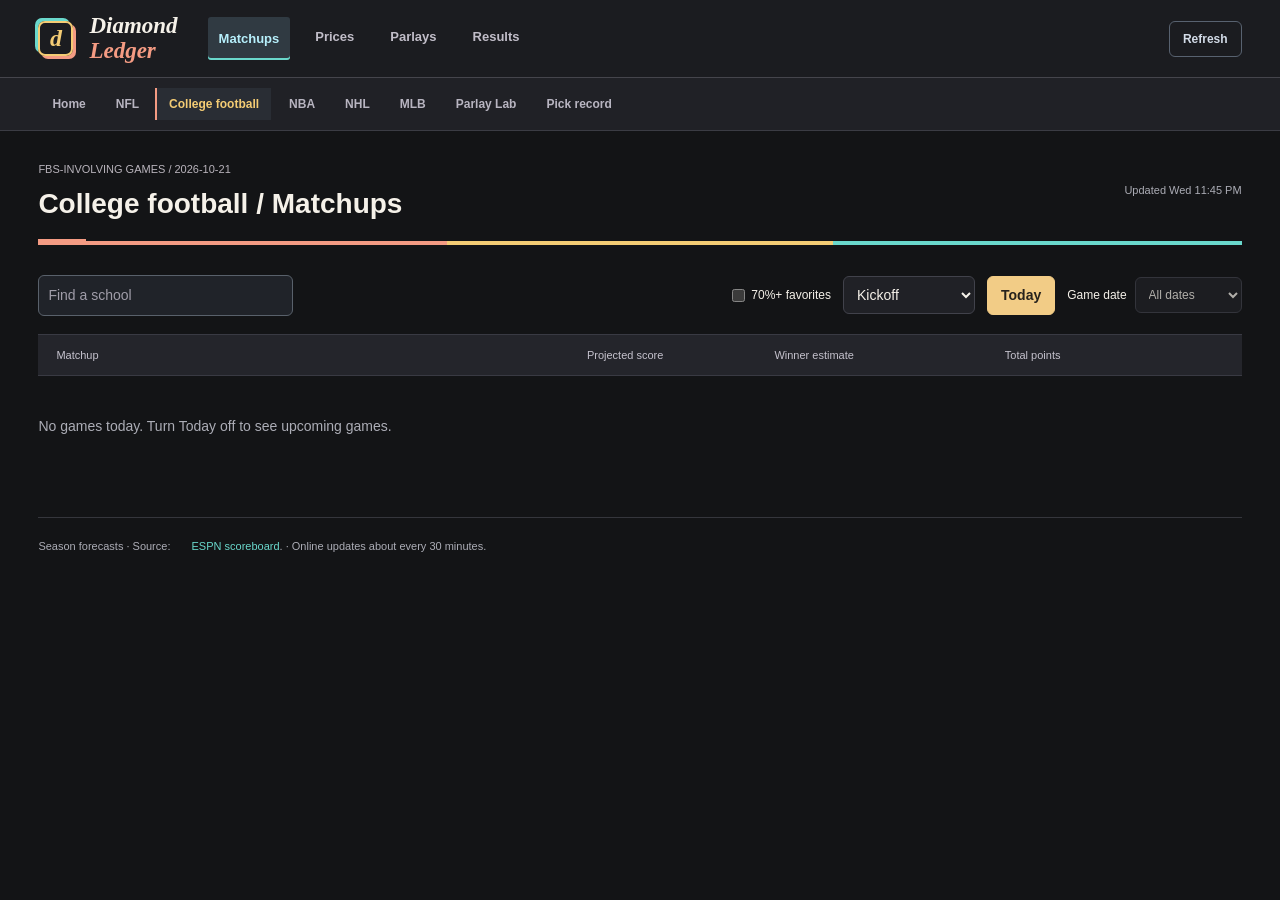
<file: preview/football.html>
<!doctype html><html lang="en"><head><meta charset="utf-8"><meta name="viewport" content="width=device-width,initial-scale=1"><title>Diamond Ledger | College Football</title><link rel="stylesheet" href="desk.css?v=20260927-1"><link rel="stylesheet" href="gameday.css?v=20260927-1"><link rel="manifest" href="ledger.webmanifest"><link rel="icon" href="ledger-icon.svg" type="image/svg+xml"><meta name="theme-color" content="#1b1c20"><link rel="stylesheet" href="pick-record.css"><link rel="stylesheet" href="shared-mode.css"><script src="shared-mode.js"></script></head><body data-sport="cfb">
<header class="mast"><a class="brand" href="football.html"><span class="diamond"></span>DIAMOND <b>LEDGER</b></a><nav aria-label="Football navigation"><button id="show-games" class="active">Matchups</button><button id="show-evidence">Results</button></nav><button class="refresh" id="refresh-football">&#8635; Update football</button></header>
<div class="sport-nav" aria-label="Sport"><a class="active" href="football.html">College football</a><a href="nfl.html">NFL</a><a class="lab-link" href="parlays.html">Parlay Lab &#8599;</a></div>
<main><div class="page-heading"><div><div class="eyebrow" id="football-date">COLLEGE FOOTBALL / FBS-INVOLVING GAMES</div><h1>Saturday's game desk</h1></div><div class="freshness"><span id="football-updated"></span></div></div><div id="notice" role="status"></div>
<section id="football-slate"><div class="toolbar"><input type="search" id="football-search" placeholder="Find a school" aria-label="Find a school"><label><input id="football-favorites" type="checkbox"> 70%+ favorites</label><select id="football-sort" aria-label="Sort football games"><option value="time">Kickoff</option><option value="probability">Win probability</option><option value="total">Projected total</option></select></div><div class="slate-labels"><span>Matchup</span><span>Projected score</span><span>Winner estimate</span><span>Total points</span><span></span></div><div id="football-games"></div></section>
<section id="football-evidence" hidden></section><footer>Season forecasts · Source: <a href="https://www.espn.com/college-football/scoreboard" target="_blank" rel="noreferrer">ESPN scoreboard</a>.</footer></main>
<dialog id="football-room"><header class="room-top"><button id="close-football" class="icon" aria-label="Close matchup">&#10005;</button><h2 id="football-title"></h2></header><div id="football-detail"></div></dialog>
<script src="price-store.js?v=20260927-1"></script><script src="prices-ui.js?v=20260927-1"></script><script src="engine-markets.js?v=20260927-1"></script><script src="football-markets.js?v=20260927-1"></script><link rel="stylesheet" href="team-stats.css?v=20261019-3"><script src="team-stats.js?v=20261019-1"></script><script src="pick-record.js"></script><script src="football.js?v=20261019-3"></script><script src="football-pricing.js?v=20261019-2"></script><script src="parlay-panel.js?v=20261006-1"></script><script src="navigation.js?v=20261019-2"></script><link rel="stylesheet" href="ledger-theme.css?v=20261016-4"><script src="ledger-brand.js?v=20261013-3"></script><link rel="stylesheet" href="usage-analytics.css"><script src="usage-analytics.js"></script></body></html>
</file>
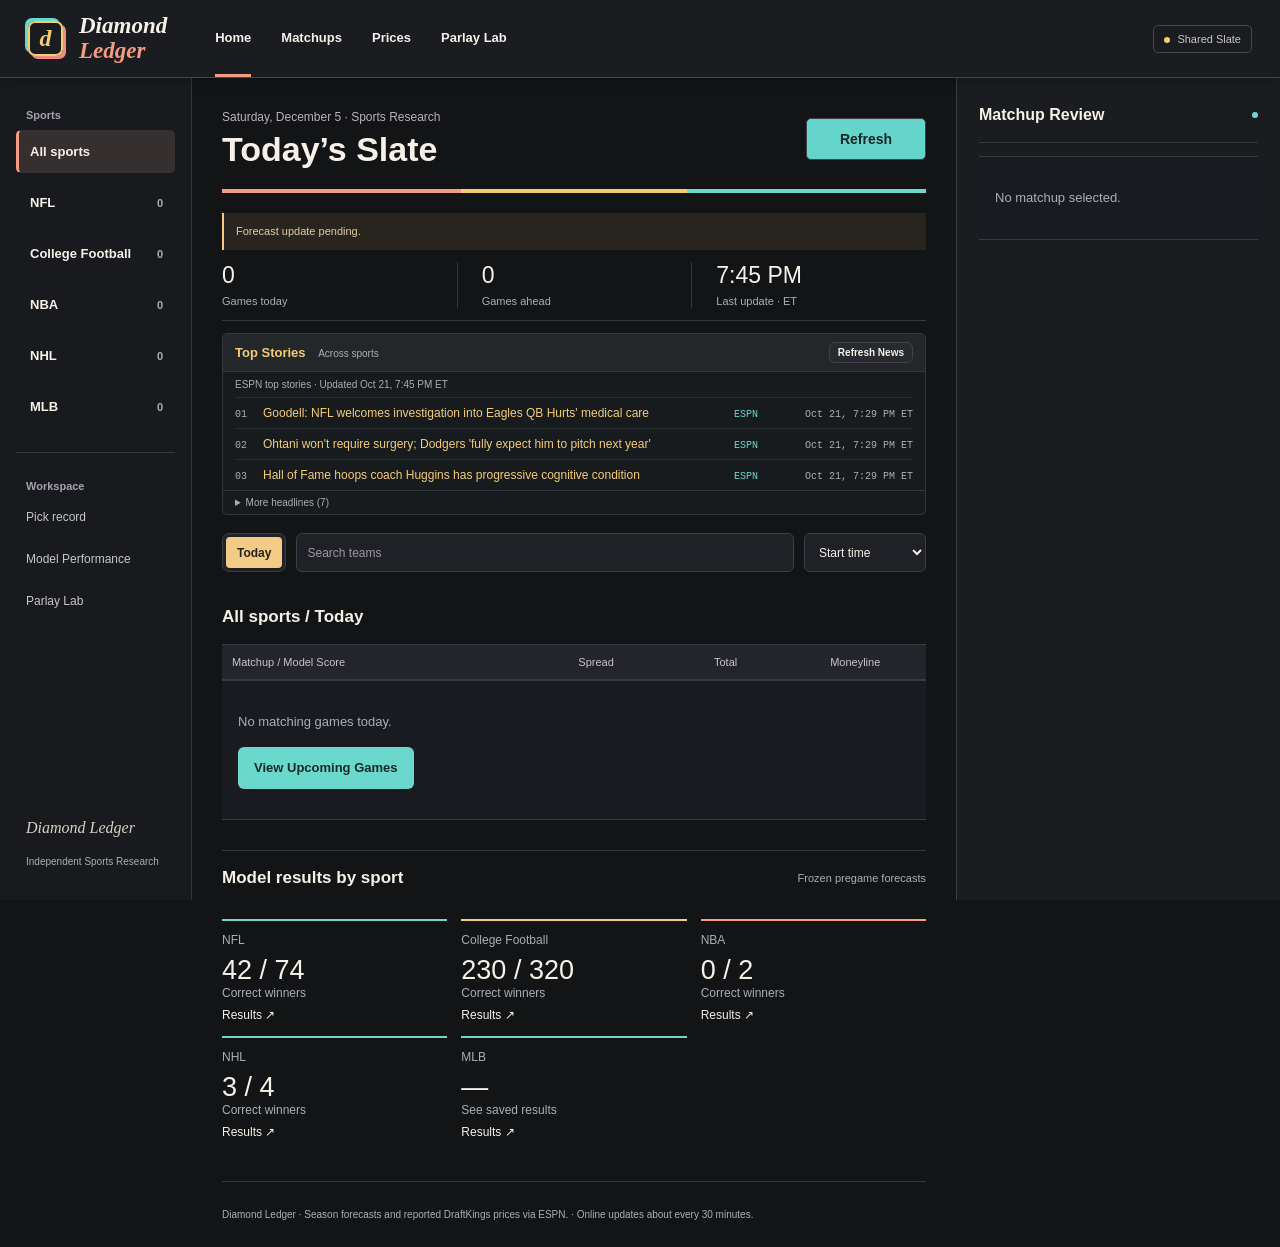
<file: preview/home.html>
<!doctype html>
<html lang="en"><head><meta charset="utf-8"><meta name="viewport" content="width=device-width,initial-scale=1"><title>Diamond Ledger | Home</title><link rel="stylesheet" href="home.css?v=20261013-1"><link rel="stylesheet" href="home-brand.css?v=20261013-2"><link rel="stylesheet" href="news-brief.css?v=20261016-6"><link rel="manifest" href="ledger.webmanifest"><link rel="icon" href="ledger-icon.svg" type="image/svg+xml"><meta name="theme-color" content="#1b1c20"><link rel="stylesheet" href="pick-record.css"><link rel="stylesheet" href="nhl-goalies.css"><link rel="stylesheet" href="nba-totals.css"><link rel="stylesheet" href="shared-mode.css"><script src="shared-mode.js"></script></head>
<style>[hidden]{display:none!important}#metrics>div>a{display:block;margin-top:8px;font-size:12px}#metrics>div>small{display:block}</style>
<body>
<header class="top"><a class="brand" href="home.html"><span class="brand-mark" aria-hidden="true">d</span><span class="brand-wordmark">Diamond <b>Ledger</b></span></a><nav aria-label="Workspace"><a class="active" href="home.html">Home</a><a href="#slate">Matchups</a><a href="#sports">Prices</a><a href="parlays.html">Parlay Lab</a></nav><span class="local">Local Research</span></header>
<aside class="sports"><small>Sports</small><div id="sports"></div><hr><small>Workspace</small><a href="record.html">Pick record</a><a href="#performance">Model Performance</a><a href="parlays.html">Parlay Lab</a><div class="sidebar-foot">Diamond Ledger<br><span>Independent Sports Research</span></div></aside>
<main>
<div class="heading"><div><small id="today-label">YOUR SPORTS DESK</small><h1>Today’s Slate</h1></div><button id="reload" title="Update all active games, forecasts, statistics and odds">↻ Update All</button></div>
<div id="notice" role="status"></div>
<section class="summary" id="summary" aria-label="Slate summary"></section>
<div class="toolbar"><div class="segments" role="group" aria-label="Slate period"><button data-period="today" aria-pressed="true" title="Toggle between today and upcoming games">Today</button></div><input id="search" type="search" placeholder="Search teams" aria-label="Search teams"><select id="sort" aria-label="Sort matchups"><option value="time">Start time</option><option value="probability">Win chance</option><option value="readiness">Readiness</option><option value="total">Projected Total</option></select></div>
<section aria-labelledby="slate-title"><div class="section-title"><h2 id="slate-title">All sports</h2><a id="open-desk" href="#slate" hidden>Full Desk ↗</a></div><div class="column-head"><span>Matchup / Model Score</span><span>Spread</span><span>Total</span><span>Moneyline</span></div><div id="slate" aria-live="polite"></div></section>
<section id="performance"><div class="section-title"><h2>NFL Model Performance</h2><span class="muted">Frozen pregame forecasts</span></div><div id="metrics" class="metrics"></div><div class="chart-head"><h3>Observed vs. Projected Totals</h3><span><i class="key actual"></i>Observed <i class="key model"></i>Projected</span></div><p id="period" class="meta"></p><canvas id="totals" height="190" role="img" aria-label="Observed and projected NFL total points"></canvas><details><summary>Game-Level Results</summary><div id="result-table" class="table-scroll"></div></details><div class="chart-head"><h3>Winner Calibration</h3><span><i class="key actual"></i>Predicted <i class="key model"></i>Observed</span></div><p id="cal-period" class="meta"></p><canvas id="calibration" height="150" role="img" aria-label="Predicted versus observed favorite win rates"></canvas></section>

<footer>Diamond Ledger · Season forecasts and reported DraftKings prices via ESPN.</footer>
</main>
<aside class="inspector"><div class="inspector-title"><h2>Matchup Review</h2><span class="live-dot"></span></div><div id="detail"><p class="empty">Select a matchup to inspect its forecast and market.</p></div></aside>
<link rel="stylesheet" href="team-stats.css?v=20261019-3"><script src="nhl-goalies.js"></script><script src="nba-totals.js"></script><script src="team-stats.js?v=20261019-1"></script><script src="nfl-readiness.js?v=20261005-1"></script><script src="pick-record.js"></script><script src="home.js?v=20261019-2"></script><script src="news-brief.js?v=20261016-6"></script><link rel="stylesheet" href="usage-analytics.css"><script src="usage-analytics.js"></script></body></html>
</file>
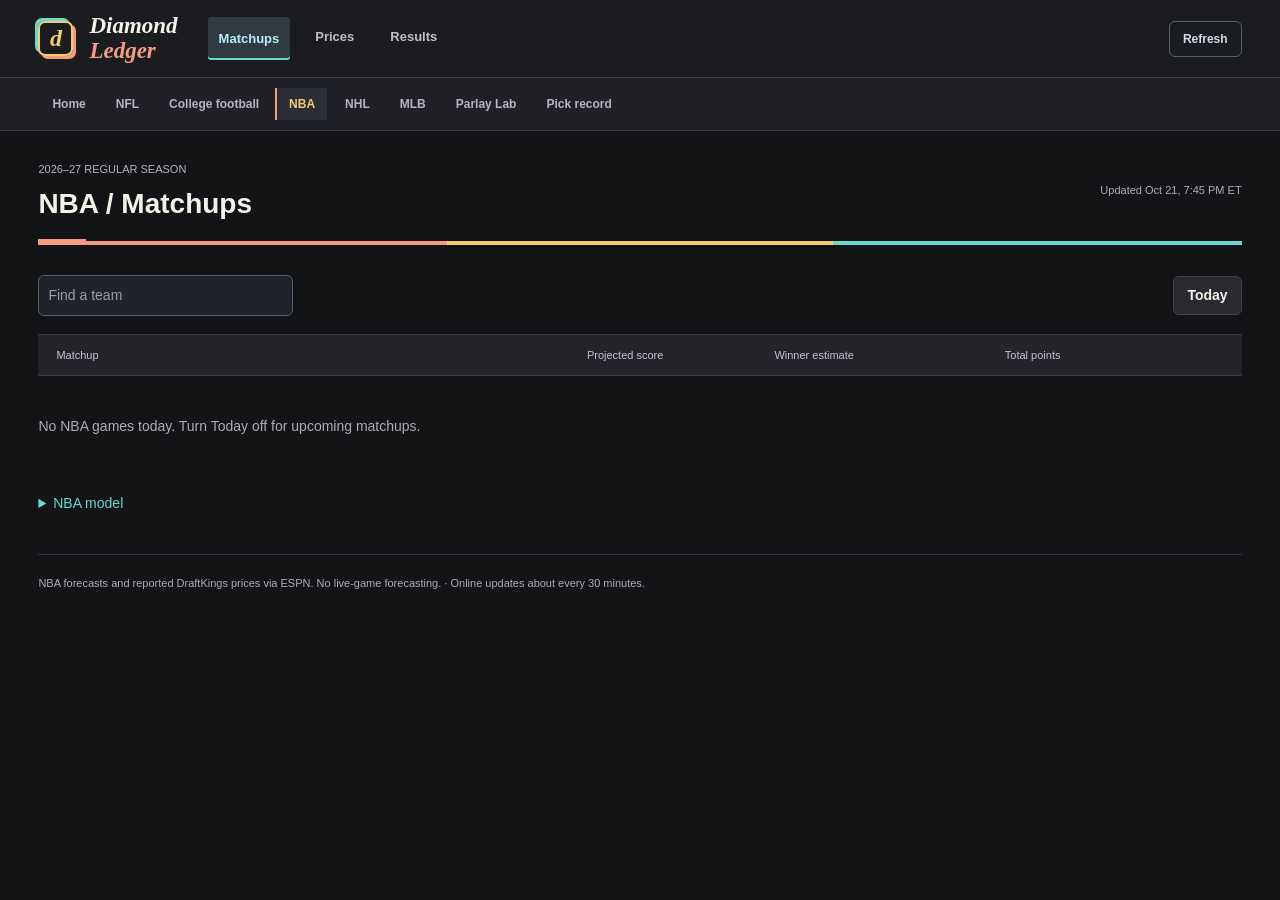
<file: preview/nba.html>
<!doctype html>
<html lang="en"><head><meta charset="utf-8"><meta name="viewport" content="width=device-width,initial-scale=1"><title>Diamond Ledger | NBA</title><link rel="stylesheet" href="desk.css"><link rel="stylesheet" href="gameday.css"><link rel="stylesheet" href="ledger-theme.css"><link rel="stylesheet" href="team-stats.css"><link rel="manifest" href="ledger.webmanifest"><link rel="icon" href="ledger-icon.svg"><link rel="stylesheet" href="pick-record.css"><link rel="stylesheet" href="nba-totals.css"><link rel="stylesheet" href="shared-mode.css"><script src="shared-mode.js"></script></head>
<body data-sport="nba">
<header class="mast"><a class="brand" href="home.html">Diamond Ledger</a><nav aria-label="NBA navigation"><button data-view="games" class="active">Matchups</button><button data-view="prices">Prices</button><button data-view="results">Results</button></nav><button class="refresh" id="refresh-nba">Update NBA</button></header>
<div class="sport-nav"><a href="home.html">Home</a><a href="nfl.html">NFL</a><a href="football.html">College football</a><a href="nba.html" class="active">NBA</a><a href="parlays.html?sport=nba">Parlay Lab ↗</a></div>
<main><div class="page-heading"><div><div class="eyebrow">2026–27 REGULAR SEASON</div><h1>NBA / Matchups</h1></div><span class="freshness" id="nba-updated"></span></div>
<p id="notice" role="status"></p>
<section id="nba-games-view"><div class="toolbar"><input id="nba-search" type="search" aria-label="Find an NBA team" placeholder="Find a team"><button id="nba-today" aria-pressed="true">Today</button></div><div class="slate-labels"><span>Matchup</span><span>Projected score</span><span>Winner estimate</span><span>Total points</span></div><div id="nba-games"></div></section>
<section id="nba-prices-view" hidden><h2>DraftKings / all games</h2><p class="note">All available pregame moneylines, spreads and totals. Sort by any column; model chance includes refunded pushes separately.</p><div id="nba-prices"></div></section>
<section id="nba-results-view" hidden></section>
<details><summary>NBA model</summary><div id="nba-model" class="note"></div></details>
<footer>NBA forecasts and reported DraftKings prices via ESPN. No live-game forecasting.</footer></main>
<dialog id="nba-room"><div class="room-top"><button class="icon" id="close-nba" aria-label="Close NBA matchup">×</button><h2 id="nba-title"></h2></div><div id="nba-detail" style="padding:20px"></div></dialog>
<link rel="stylesheet" href="sports-prices.css"><script src="price-store.js"></script><script src="prices-ui.js"></script><script src="sports-prices.js"></script><script src="engine-markets.js"></script><script src="football-markets.js"></script><script src="nba-totals.js"></script><script src="team-stats.js"></script><script src="pick-record.js"></script><script src="nba.js"></script><script src="ledger-brand.js"></script>
<link rel="stylesheet" href="usage-analytics.css"><script src="usage-analytics.js"></script></body></html>
</file>
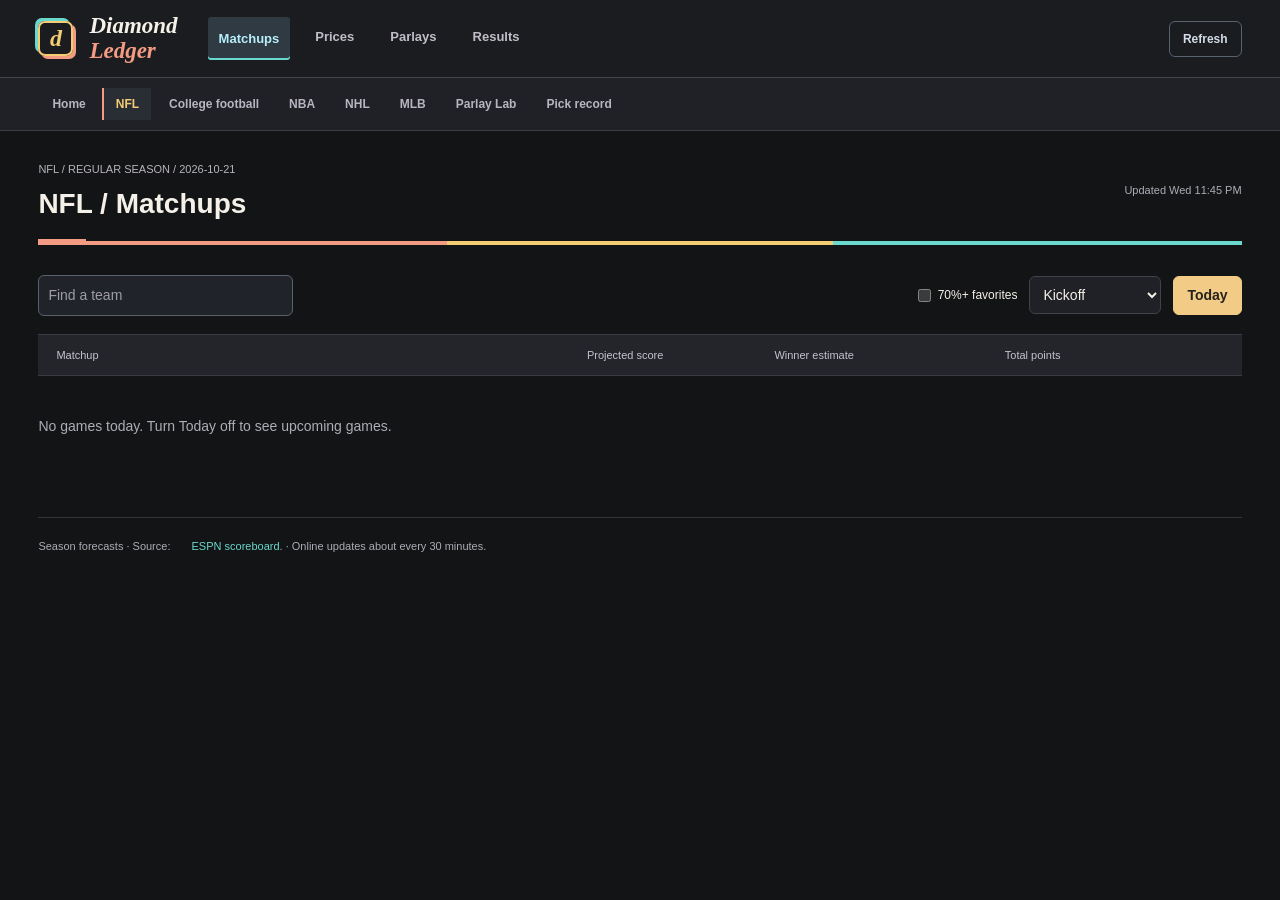
<file: preview/nfl.html>
<!doctype html><html lang="en"><head><meta charset="utf-8"><meta name="viewport" content="width=device-width,initial-scale=1"><title>Diamond Ledger | NFL</title><link rel="stylesheet" href="desk.css?v=20260927-1"><link rel="stylesheet" href="gameday.css?v=20260927-1"><link rel="manifest" href="ledger.webmanifest"><link rel="icon" href="ledger-icon.svg" type="image/svg+xml"><meta name="theme-color" content="#1b1c20"><link rel="stylesheet" href="pick-record.css"><link rel="stylesheet" href="shared-mode.css"><script src="shared-mode.js"></script></head><body data-sport="nfl">
<header class="mast"><a class="brand" href="nfl.html"><span class="diamond"></span>DIAMOND <b>LEDGER</b></a><nav aria-label="NFL navigation"><button id="show-games" class="active">Matchups</button><button id="show-evidence">Results</button></nav><button class="refresh" id="refresh-football">&#8635; Update NFL</button></header>
<div class="sport-nav" aria-label="Sport"><a href="football.html">College football</a><a class="active" href="nfl.html">NFL</a><a class="lab-link" href="parlays.html">Parlay Lab &#8599;</a></div>
<main><div class="page-heading"><div><div class="eyebrow" id="football-date">NFL / REGULAR SEASON</div><h1>Sunday's game desk</h1></div><div class="freshness"><span id="football-updated"></span></div></div><div id="notice" role="status"></div>
<section id="football-slate"><div class="toolbar"><input type="search" id="football-search" placeholder="Find a team" aria-label="Find a team"><label><input id="football-favorites" type="checkbox"> 70%+ favorites</label><select id="football-sort" aria-label="Sort football games"><option value="time">Kickoff</option><option value="probability">Win probability</option><option value="total">Projected total</option></select></div><div class="slate-labels"><span>Matchup</span><span>Projected score</span><span>Winner estimate</span><span>Total points</span><span></span></div><div id="football-games"></div></section>
<section id="football-evidence" hidden></section><footer>Season forecasts · Source: <a href="https://www.espn.com/nfl/scoreboard" target="_blank" rel="noreferrer">ESPN scoreboard</a>.</footer></main>
<dialog id="football-room"><header class="room-top"><button id="close-football" class="icon" aria-label="Close matchup">&#10005;</button><h2 id="football-title"></h2></header><div id="football-detail"></div></dialog>
<script src="nfl-readiness.js?v=20261005-1"></script>
<script src="price-store.js?v=20260927-1"></script><script src="prices-ui.js?v=20260927-1"></script><script src="engine-markets.js?v=20260927-1"></script><script src="football-markets.js?v=20260927-1"></script><link rel="stylesheet" href="team-stats.css?v=20261019-3"><script src="team-stats.js?v=20261019-1"></script><script src="pick-record.js"></script><script src="football.js?v=20261019-3"></script><script src="football-pricing.js?v=20261019-2"></script><script src="nfl-gameday.js?v=20261019-2"></script><script src="nfl-touchdowns.js?v=20261019-2"></script><script src="parlay-panel.js?v=20261006-1"></script><script src="navigation.js?v=20261019-2"></script><link rel="stylesheet" href="ledger-theme.css?v=20261016-4"><script src="ledger-brand.js?v=20261013-3"></script><link rel="stylesheet" href="usage-analytics.css"><script src="usage-analytics.js"></script></body></html>
</file>
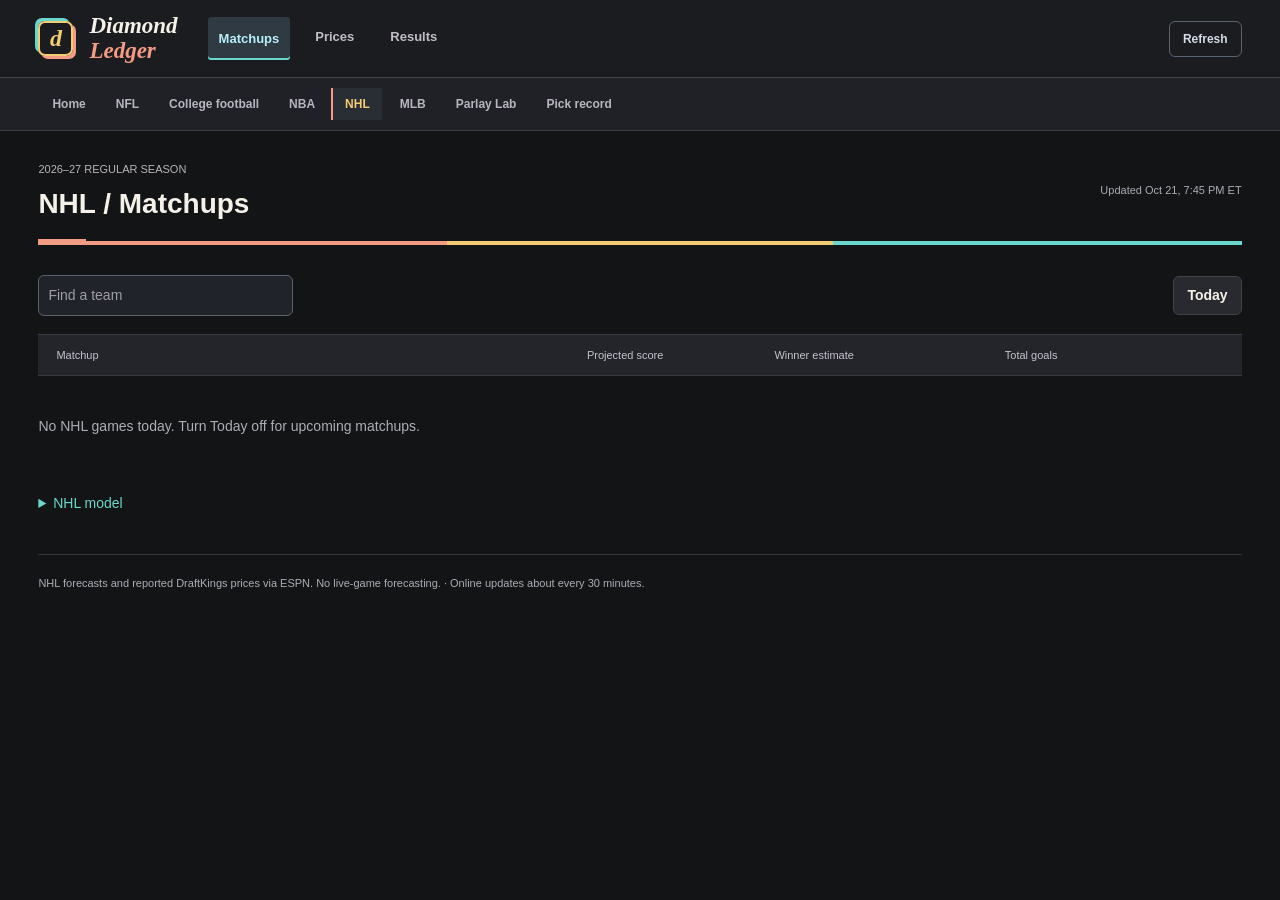
<file: preview/nhl.html>
<!doctype html>
<html lang="en"><head><meta charset="utf-8"><meta name="viewport" content="width=device-width,initial-scale=1"><title>Diamond Ledger | NHL</title><link rel="stylesheet" href="desk.css"><link rel="stylesheet" href="gameday.css"><link rel="stylesheet" href="ledger-theme.css"><link rel="stylesheet" href="team-stats.css"><link rel="manifest" href="ledger.webmanifest"><link rel="icon" href="ledger-icon.svg"><link rel="stylesheet" href="pick-record.css"><link rel="stylesheet" href="nhl-goalies.css"><link rel="stylesheet" href="shared-mode.css"><script src="shared-mode.js"></script></head>
<body data-sport="nhl">
<header class="mast"><a class="brand" href="home.html">Diamond Ledger</a><nav aria-label="NHL navigation"><button data-view="games" class="active">Matchups</button><button data-view="prices">Prices</button><button data-view="results">Results</button></nav><button class="refresh" id="refresh-nhl">Update NHL</button></header>
<div class="sport-nav"><a href="home.html">Home</a><a href="nfl.html">NFL</a><a href="football.html">College football</a><a href="nba.html">NBA</a><a href="nhl.html" class="active">NHL</a><a href="parlays.html?sport=nhl">Parlay Lab ↗</a></div>
<main><div class="page-heading"><div><div class="eyebrow">2026–27 REGULAR SEASON</div><h1>NHL / Matchups</h1></div><span class="freshness" id="nhl-updated"></span></div>
<p id="notice" role="status"></p>
<section id="nhl-games-view"><div class="toolbar"><input id="nhl-search" type="search" aria-label="Find an NHL team" placeholder="Find a team"><button id="nhl-today" aria-pressed="true">Today</button></div><div class="slate-labels"><span>Matchup</span><span>Projected score</span><span>Winner estimate</span><span>Total goals</span></div><div id="nhl-games"></div></section>
<section id="nhl-prices-view" hidden><h2>DraftKings / all games</h2><p class="note">All available pregame moneylines, puck lines and totals. Sort by any column; model chance includes refunded pushes separately.</p><div id="nhl-prices"></div></section>
<section id="nhl-results-view" hidden></section>
<details><summary>NHL model</summary><div id="nhl-model" class="note"></div></details>
<footer>NHL forecasts and reported DraftKings prices via ESPN. No live-game forecasting.</footer></main>
<dialog id="nhl-room"><div class="room-top"><button class="icon" id="close-nhl" aria-label="Close NHL matchup">×</button><h2 id="nhl-title"></h2></div><div id="nhl-detail" style="padding:20px"></div></dialog>
<link rel="stylesheet" href="sports-prices.css"><script src="price-store.js"></script><script src="prices-ui.js"></script><script src="sports-prices.js"></script><script src="engine-markets.js"></script><script src="football-markets.js"></script><script src="nhl-goalies.js"></script><script src="team-stats.js"></script><script src="pick-record.js"></script><script src="nhl.js"></script><script src="ledger-brand.js"></script>
<link rel="stylesheet" href="usage-analytics.css"><script src="usage-analytics.js"></script></body></html>
</file>
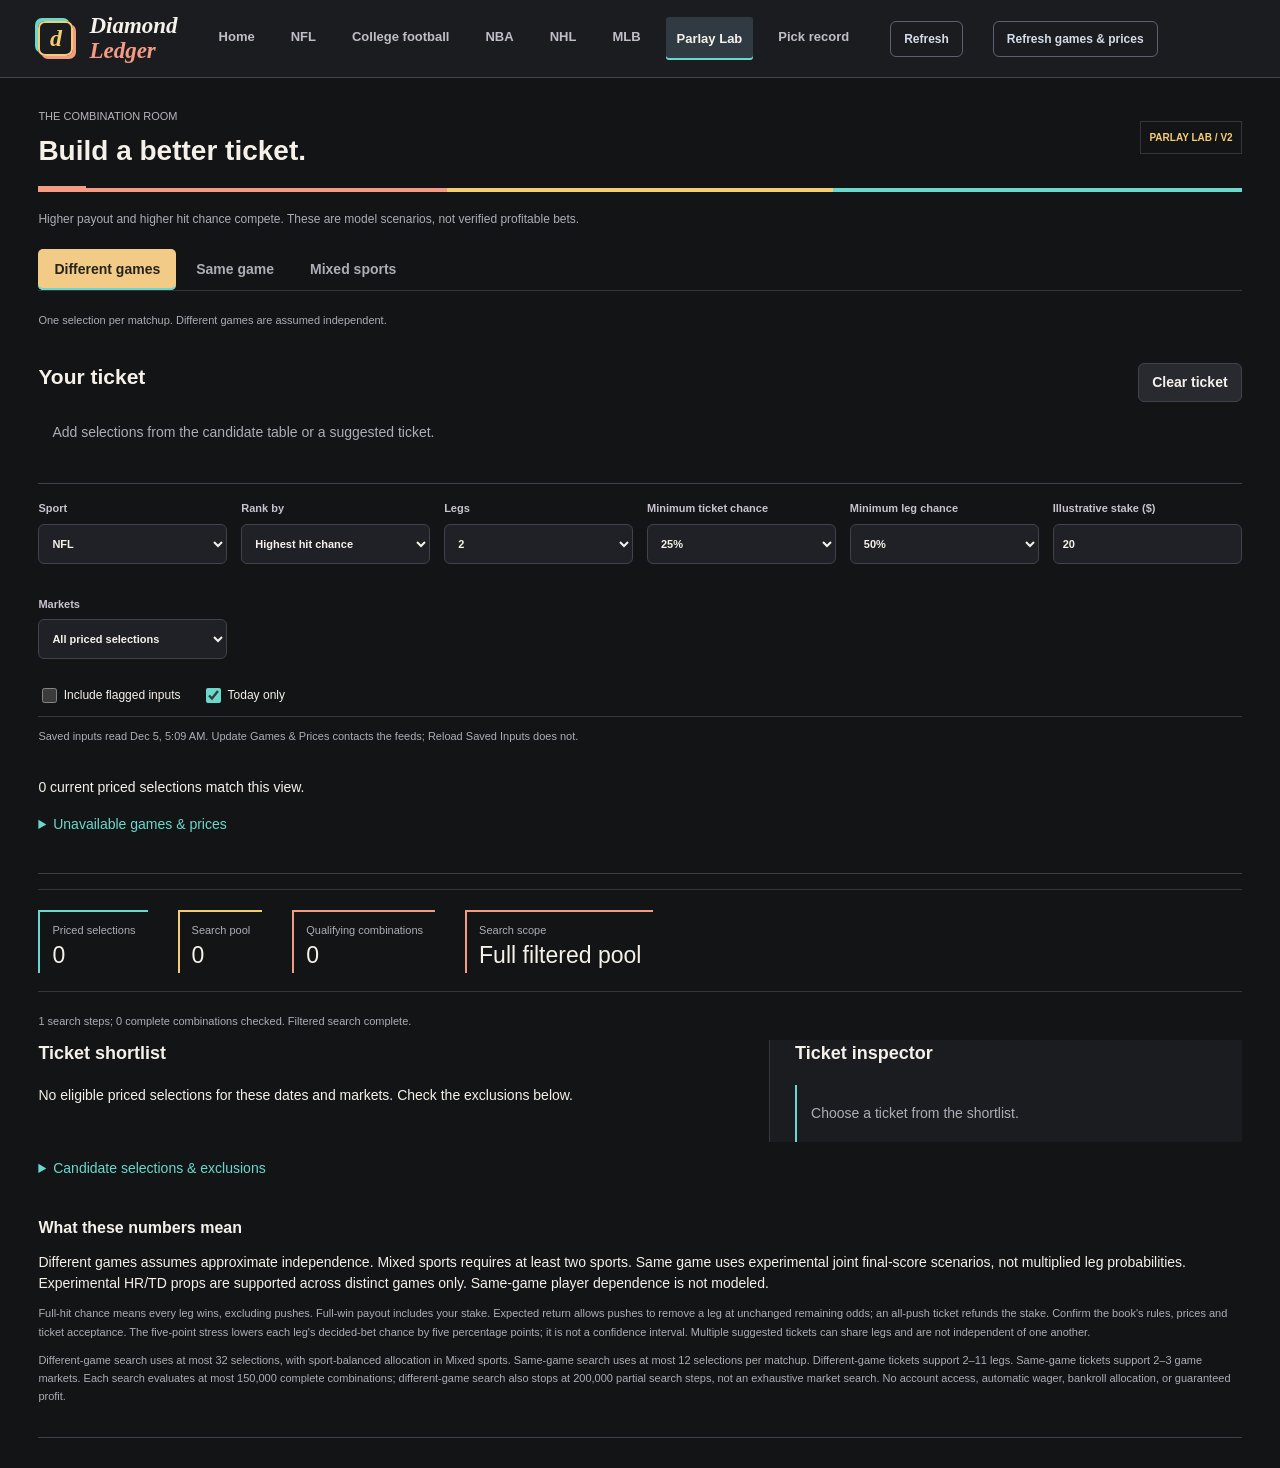
<file: preview/parlays.html>
<!doctype html>
<html lang="en"><head><meta charset="utf-8"><meta name="viewport" content="width=device-width,initial-scale=1"><title>Diamond Ledger | Parlay Lab</title><link rel="stylesheet" href="desk.css?v=20260927-1"><link rel="stylesheet" href="gameday.css?v=20260927-1"><link rel="manifest" href="ledger.webmanifest"><link rel="icon" href="ledger-icon.svg" type="image/svg+xml"><meta name="theme-color" content="#1b1c20"><link rel="stylesheet" href="shared-mode.css"><script src="shared-mode.js"></script></head>
<body data-sport="parlay"><script src="nfl-readiness.js?v=20261005-1"></script><header class="mast"><a class="brand" href="nfl.html"><span class="diamond"></span>DIAMOND <b>LEDGER</b></a><nav><a href="football.html">College</a><a href="nfl.html">NFL</a><a class="active" href="parlays.html">Parlay Lab</a></nav><button id="reload">Reload Saved Inputs</button><button id="update-inputs" class="primary">Update Games &amp; Prices</button></header>
<main><div class="page-heading"><div><div class="eyebrow">THE COMBINATION ROOM</div><h1>Build a better ticket.</h1></div><span class="edition">PARLAY LAB / V2</span></div>
<p class="section-note">Higher payout and higher hit chance compete. These are model scenarios, not verified profitable bets.</p>
<div class="lab-modes" role="group" aria-label="Parlay mode"><button data-mode="different" aria-pressed="true">Different games</button><button data-mode="same" aria-pressed="false">Same game</button><button data-mode="mixed" aria-pressed="false">Mixed sports</button></div>
<p id="mode-note" class="note"></p>
<section class="section"><div class="price-heading"><h2>Your ticket</h2><button id="clear-ticket">Clear ticket</button></div><div id="manual-ticket"></div></section>
<div class="lab-controls"><label>Sport<select id="sport"><option value="nfl">NFL</option><option value="nba">NBA</option><option value="nhl">NHL</option><option value="mlb">MLB</option><option value="cfb">College football</option><option value="all">Across sports</option></select></label><label>Rank by<select id="rank"><option value="hit">Highest hit chance</option><option value="payout">Highest full-win payout</option><option value="ev">Estimated return</option><option value="stress">Return after probability stress</option></select></label><label>Legs<select id="legs"><option>2</option><option>3</option><option>4</option><option>5</option><option>6</option><option>7</option><option>8</option><option>9</option><option>10</option><option>11</option></select></label><label>Minimum ticket chance<select id="min-hit"><option value="0">Any</option><option value="0.01">1%</option><option value="0.05">5%</option><option value="0.1">10%</option><option value="0.25" selected>25%</option><option value="0.4">40%</option><option value="0.5">50%</option></select></label><label>Minimum leg chance<select id="min-leg"><option value="0">Any</option><option value="0.5" selected>50%</option><option value="0.6">60%</option><option value="0.7">70%</option></select></label><label>Illustrative stake ($)<input id="stake" type="number" min="1" max="100000" value="20"></label></div>
<div class="lab-controls"><label>Markets<select id="market"><option value="all">All priced selections</option><option value="games">Game markets only</option><option value="props">Player props (experimental)</option><option value="hr">Home runs (experimental)</option><option value="touchdown">Touchdowns (experimental)</option></select></label></div>
<div class="lab-toggles"><label><input type="checkbox" id="flags"> Include flagged inputs</label><label><input type="checkbox" id="today" checked> Today only</label></div>
<p id="input-status" class="note" role="status"></p><div id="lab-error" role="alert"></div>
<section id="availability" class="section" aria-live="polite"></section><p id="refresh-status" class="note" role="status"></p><section class="summary-strip" id="lab-summary"></section>
<p id="search-scope" class="note" role="status"></p>
<section id="tradeoff-map" hidden><h2>Hit chance / payout</h2><canvas id="tradeoff" height="190" aria-label="Ticket hit chance versus full-win payout; exact values appear in the ticket table"></canvas></section>
<div class="lab-layout"><section><h2>Ticket shortlist</h2><div id="tickets"></div></section><aside><h2>Ticket inspector</h2><div id="ticket-detail"><p class="empty">Choose a ticket from the shortlist.</p></div></aside></div>
<details><summary>Candidate selections & exclusions</summary><p class="note">Use the Search checkbox to exclude a selection from suggestions, or Add to include it in your own ticket.</p><div class="table-wrap" id="candidate-list"></div></details>
<section class="section"><h3>What these numbers mean</h3><p>Different games assumes approximate independence. Mixed sports requires at least two sports. Same game uses experimental joint final-score scenarios, not multiplied leg probabilities. Experimental HR/TD props are supported across distinct games only. Same-game player dependence is not modeled.</p><p class="note">Full-hit chance means every leg wins, excluding pushes. Full-win payout includes your stake. Expected return allows pushes to remove a leg at unchanged remaining odds; an all-push ticket refunds the stake. Confirm the book's rules, prices and ticket acceptance. The five-point stress lowers each leg's decided-bet chance by five percentage points; it is not a confidence interval. Multiple suggested tickets can share legs and are not independent of one another.</p><p class="note">Different-game search uses at most 32 selections, with sport-balanced allocation in Mixed sports. Same-game search uses at most 12 selections per matchup. Different-game tickets support 2–11 legs. Same-game tickets support 2–3 game markets. Each search evaluates at most 150,000 complete combinations; different-game search also stops at 200,000 partial search steps, not an exhaustive market search. No account access, automatic wager, bankroll allocation, or guaranteed profit.</p></section>
</main><script src="engine-markets.js?v=20260927-1"></script><script src="desk-math.js?v=20260927-1"></script><script src="football-markets.js?v=20260927-1"></script><script src="parlay-math.js?v=20260927-1"></script><script src="price-store.js?v=20260927-1"></script><script src="parlay-props.js?v=20260927-1"></script><script src="parlay-joint.js?v=20260927-1"></script><script src="parlay-display.js?v=20261006-1"></script><script src="parlay-inputs.js?v=20261016-2"></script><script src="parlays.js?v=20261016-1"></script><link rel="stylesheet" href="ledger-theme.css?v=20261013-1"><script src="ledger-brand.js?v=20261013-3"></script><link rel="stylesheet" href="usage-analytics.css"><script src="usage-analytics.js"></script></body></html>
</file>
<file: preview/desk.css>
:root{color-scheme:dark;--bg:#111315;--panel:#1b1e20;--line:#34383b;--muted:#a5acb0;--white:#f1f4f4;--mint:#82e0bb;--red:#f79b93;--gold:#dfc46b}*{box-sizing:border-box}body{margin:0;background:var(--bg);color:var(--white);font:14px/1.5 Arial,Helvetica,sans-serif;letter-spacing:0}button,input,select,textarea{font:inherit;color:inherit}button,a,input,select{touch-action:manipulation}button{border:1px solid var(--line);background:#25292b;padding:8px 13px;border-radius:4px;cursor:pointer}button:hover{background:#353b3d}button:disabled{opacity:.45;cursor:wait}button:focus-visible,a:focus-visible,input:focus-visible,select:focus-visible{outline:2px solid var(--mint);outline-offset:3px}input,select,textarea{background:#171a1c;border:1px solid #42484b;border-radius:4px;padding:9px;min-width:0}input[type=checkbox]{accent-color:var(--mint)}a{color:var(--mint);text-decoration:none}h1,h2,h3,p{margin:0}h1{font-size:28px;line-height:1.2}h2{font-size:22px}h3{font-size:17px;margin-bottom:12px}small,.muted,.section-note{color:var(--muted)}.mast{min-height:70px;padding:0 3%;display:flex;align-items:center;gap:32px;border-bottom:1px solid var(--line);background:#191c1e}.brand{display:flex;align-items:center;gap:7px;font-size:17px;color:var(--white);white-space:nowrap}.brand b{color:var(--mint)}.diamond{width:16px;height:16px;border:3px solid var(--mint);transform:rotate(45deg);margin-right:8px}.mast nav{display:flex;gap:10px;align-self:stretch}.mast nav button{background:none;border:0;border-bottom:3px solid transparent;border-radius:0;color:var(--muted)}.mast nav button.active{color:var(--white);border-color:var(--mint)}.refresh{margin-left:auto}.ticker{display:flex;overflow-x:auto;background:#171a1c;min-height:80px;border-bottom:1px solid var(--line)}.ticker button{flex:0 0 145px;border:0;border-right:1px solid var(--line);border-radius:0;text-align:left;padding:10px 18px;background:none;font-size:12px}.ticker small{display:block;font-size:10px;text-transform:uppercase}.ticker .tickteam{display:flex;justify-content:space-between;align-items:center;gap:6px}.tickteam img{width:19px;height:19px}.tickteam span{flex:1}main{max-width:1520px;margin:auto;padding:30px 3%}.page-heading{display:flex;justify-content:space-between;align-items:center;margin-bottom:22px;gap:15px}.eyebrow{font-size:11px;color:var(--mint);font-weight:bold;margin-bottom:8px}.freshness{display:flex;align-items:center;gap:9px;font-size:12px;color:var(--muted);flex-wrap:wrap}.freshness label{border-left:1px solid var(--line);padding-left:10px}.live-dot{width:6px;height:6px;background:var(--mint);border-radius:50%}#notice{font-size:13px;color:var(--gold);margin:0 0 16px}#notice:empty{display:none}.toolbar{display:flex;gap:15px;align-items:center;padding:15px 0 20px}.toolbar input{width:255px}.toolbar select{margin-left:auto;max-width:200px}.segments{display:flex;gap:3px}.segments button{border:0;background:none;font-size:12px;white-space:nowrap}.segments .active{background:#34413b;color:var(--mint)}.slate-labels,.game-row{display:grid;grid-template-columns:minmax(310px,2.2fr) minmax(100px,.75fr) minmax(145px,1fr) minmax(100px,.75fr) 62px;gap:16px;align-items:center}.slate-labels{font-size:10px;text-transform:uppercase;color:var(--muted);padding:10px 18px;border-bottom:1px solid #6c7771}.game-row{padding:18px;border-bottom:1px solid var(--line);min-height:144px;position:relative}.game-row:hover{background:#1a1e20}.match-open{border:0;padding:0;background:none;text-align:left;width:100%}.match-open:hover{background:none}.pair{display:grid;grid-template-columns:34px minmax(0,1fr);gap:5px 12px;align-items:center}.pair img{height:31px;width:31px;object-fit:contain}.team-name{font-size:16px;font-weight:bold;overflow-wrap:anywhere}.pitcher-line{display:block;font-size:11px;color:var(--muted);font-weight:normal}.game-state{font-size:10px;color:var(--muted);margin-bottom:8px}.game-state.live{color:var(--mint)}.score-number{font-size:22px;font-weight:bold;font-variant-numeric:tabular-nums;white-space:nowrap}.cell small{display:block;font-size:11px}.pick-name{font-size:12px;margin-bottom:4px}.prob-number{font-size:23px;font-weight:bold}.prob-track{height:3px;background:#363b3e;max-width:130px;margin:5px 0}.prob-track i{display:block;height:100%;background:var(--mint)}.gold{color:var(--gold)}.positive{color:var(--mint)}.negative{color:var(--red)}.icon{width:36px;height:36px;padding:0;font-size:20px;background:none;border-color:transparent}.icon.starred{color:var(--gold)}.row-actions{display:flex;flex-direction:column;align-items:center}.form-strip{display:flex;gap:3px;margin-top:5px;height:14px}.form-strip i{width:10px;height:10px;display:block;background:#64736c}.form-strip i.win{background:var(--mint)}.form-strip i.loss{background:#955f59}.empty{padding:40px 0;color:var(--muted)}footer{border-top:1px solid var(--line);margin-top:40px;padding:20px 0;font-size:11px;color:var(--muted)}footer a{margin-left:18px}dialog{background:#15181a;color:var(--white);border:1px solid #56605c;border-radius:6px;padding:0;width:min(1100px,96vw);max-height:92vh;overflow:auto}dialog::backdrop{background:#050707d9}.room-top{display:flex;align-items:center;gap:14px;padding:18px 24px;background:#202426}.room-top h2{font-size:21px}.room-top small{display:block}#room-status{margin-left:auto;font-size:11px;color:var(--muted)}#room-tabs{display:flex;border-bottom:1px solid var(--line);padding:0 20px;overflow-x:auto;position:sticky;top:0;background:#202426;z-index:2}#room-tabs button{border:0;border-bottom:3px solid transparent;white-space:nowrap;border-radius:0;padding:14px 12px;background:none;color:var(--muted);font-size:12px}#room-tabs .active{border-color:var(--mint);color:var(--white)}#room-content{padding:24px}.section{padding:22px 0;border-bottom:1px solid var(--line)}.section:first-child{padding-top:0}.two-col{display:grid;grid-template-columns:1fr 1fr;gap:28px}.three-col{display:grid;grid-template-columns:repeat(3,1fr);gap:20px}.score-banner{display:grid;grid-template-columns:1fr auto 1fr;align-items:center;gap:20px;text-align:center;padding-bottom:24px}.score-banner img{width:58px;height:58px;object-fit:contain}.score-banner b{display:block;font-size:18px}.score-banner .big{font-size:38px;font-weight:bold;font-variant-numeric:tabular-nums}.score-banner .vs{font-size:11px;color:var(--muted)}.reason-list{margin:0;padding-left:18px;font-size:13px}.reason-list li{margin-bottom:10px}.counter{border-left:3px solid var(--gold);padding:0 0 0 16px}.counter p{color:#c5c9cb;font-size:13px}.model-bars>div{display:grid;grid-template-columns:170px 1fr 48px;align-items:center;gap:12px;margin:10px 0;font-size:12px}.model-bars .track{background:#34383b;height:7px}.model-bars i{background:#a4b8ae;height:100%;display:block}.park-photo{width:100%;height:200px;object-fit:cover;display:block;border-radius:4px;margin-bottom:8px}.park-details{display:flex;flex-wrap:wrap;gap:12px;margin:12px 0}.park-details span{border-left:2px solid var(--mint);padding-left:9px}.park-details small{display:block}.pitcher-hero{display:flex;gap:20px;align-items:center;margin-bottom:20px}.portrait{width:90px;height:110px;object-fit:contain;background:#252b2b;border-bottom:3px solid var(--mint)}.stat-grid{display:grid;grid-template-columns:repeat(4,1fr);gap:15px;margin:16px 0}.stat-grid b{display:block;font-size:24px}.stat-grid small{text-transform:uppercase;font-size:10px}.table-wrap{overflow:auto}table{border-collapse:collapse;width:100%;font-size:12px;text-align:left}th{font-weight:normal;color:var(--muted);text-transform:uppercase;font-size:10px;white-space:nowrap}td,th{padding:10px 8px;border-bottom:1px solid var(--line);font-variant-numeric:tabular-nums}td:first-child,th:first-child{padding-left:0}.badge{font-size:10px;padding:3px 6px;background:#33443c;color:var(--mint);border-radius:3px}.badge.projected{color:var(--gold);background:#403b27}.lineup-caption{min-height:42px;font-size:11px;color:var(--muted);margin-bottom:12px}.chart{position:relative}.bars{height:200px;display:flex;align-items:flex-end;gap:4px;border-bottom:1px solid #69706f;margin:25px 0 6px}.bars button{padding:0;background:#7aa190;border:0;border-radius:2px 2px 0 0;min-width:0;flex:1;height:var(--h);position:relative}.bars button.selected{background:var(--mint)}.bars button.under{background:#697ca0}.bar-labels{display:flex;justify-content:space-between;color:var(--muted);font-size:10px}.chart-controls{display:flex;gap:12px;align-items:center;flex-wrap:wrap}.chart-controls input{width:85px}.chart-readout{min-height:25px;color:var(--mint);font-size:13px;margin:10px 0}.heat-grid{display:grid;gap:2px;grid-template-columns:24px repeat(13,minmax(0,1fr));max-width:650px}.heat-grid button{aspect-ratio:1;min-width:0;padding:0;border:0;border-radius:2px;font-size:10px}.heat-grid span{font-size:10px;text-align:center;align-content:center;color:var(--muted)}.worksheet{display:grid;grid-template-columns:repeat(3,1fr);gap:20px}.field{display:flex;flex-direction:column;gap:5px;font-size:12px}.field input,.field select{width:100%}.market-fieldset{margin:0;padding:15px 0;border:0;border-top:2px solid #586960;min-width:0}.market-fieldset legend{padding:0 8px 0 0;font-size:15px;font-weight:bold}.market-fieldset .field{margin-bottom:10px}.input-pair{display:grid;grid-template-columns:1fr 1fr;gap:12px}.explanation{padding:15px 0;color:#c2c9c5;font-size:13px}.market-actions{display:flex;gap:12px;align-items:center;flex-wrap:wrap}.primary{background:var(--mint);color:#10241a;border-color:var(--mint);font-weight:bold}.primary:hover{background:#ace9ce}.note{font-size:11px;color:var(--muted);margin:10px 0}.import-box{margin-top:20px}.import-box textarea{width:100%;height:85px;margin:10px 0;resize:vertical}.scenario-controls{display:flex;gap:12px;align-items:end;flex-wrap:wrap}.scenario-controls .field{flex:1;min-width:130px}.scenario-controls input[type=range]{height:38px}.summary-strip{display:flex;gap:35px;flex-wrap:wrap;border-top:1px solid var(--line);border-bottom:1px solid var(--line);padding:20px 0;margin-bottom:24px}.summary-strip b{display:block;font-size:28px}.summary-strip small{display:block}.division{margin:20px 0 30px}.team-link{background:none;padding:0;border:0;color:var(--white);text-align:left}.team-link:hover{color:var(--mint);background:none}.standings-logo{width:22px;height:22px;vertical-align:middle;margin-right:8px}.section-note{margin:0 0 20px}.status-error{color:var(--red)}details{margin:15px 0}summary{cursor:pointer;color:var(--mint)}.source-links{font-size:11px;color:var(--muted)}.watch-empty{font-size:13px;padding:25px 0;color:var(--muted)}
.mobile-total{display:none!important}
.toolbar input[type=checkbox]{width:auto}
.nfl-row-context{margin-top:10px;font-size:11px}.nfl-row-context small{display:block}.nfl-price-filters{display:flex;gap:16px;align-items:center;flex-wrap:wrap}.nfl-price-filters select{max-width:250px}.injury-row{display:flex;justify-content:space-between;gap:15px;font-size:12px;border-bottom:1px solid var(--line);padding:7px 0}.injury-row span{color:var(--muted);text-align:right}.market-import{border-left:3px solid var(--gold);padding:10px 14px;margin:16px 0;font-size:12px}.market-import button{margin-top:8px}.stress-readout{border-top:1px solid var(--line);margin-top:16px;padding-top:10px;font-size:12px}.nfl-gameday-context{border-left:3px solid var(--gold);padding-left:16px!important}.nfl-gameday-context details{margin-bottom:0}#football-price-list table td{max-width:260px;white-space:normal}#nfl-day-summary b{font-size:23px}#nfl-day-summary{margin-top:20px}
.price-heading{display:flex;justify-content:space-between;align-items:center;gap:20px}.price-heading .field{width:130px}.price-heading h3{margin:0}#football-price-desk h4{margin:14px 0}#cfb-total-slot label{display:flex;flex-direction:column;gap:6px;margin:10px 0}#cfb-total-slot input{width:100%}#cfb-price-errors{color:var(--red);margin:12px 0}#football-price-list small{display:block}#football-price-desk .worksheet>div{min-width:0}#football-price-desk .explanation{min-height:118px}#football-price-desk table{font-variant-numeric:tabular-nums}
@media(max-width:850px){#football-slate .score-number{white-space:normal}}
.sport-nav{display:flex;gap:26px;align-items:center;padding:9px 3%;background:#242a27;border-bottom:1px solid #424f47;font-size:12px}.sport-nav a{color:#aeb7b1}.sport-nav .active{color:var(--mint);font-weight:bold}.sport-nav span{margin-left:auto;color:#7f8883;font-size:10px}#football-detail{padding:24px}.leader{display:flex;align-items:center;gap:12px;margin:15px 0}.leader img{width:54px;height:60px;object-fit:contain;background:#252b2b}.leader small{display:block}.hr-section{border-top:2px solid var(--gold);margin-top:25px;padding-top:25px}.hr-name{display:flex;gap:10px;align-items:center}.hr-name img{width:37px;height:42px;object-fit:contain}.hr-name small{display:block}.hr-prob{color:var(--gold);font-size:17px;font-weight:bold}
@media(max-width:850px){.mobile-total{display:block!important;margin-top:8px;color:var(--mint)}}
@media(min-width:1200px){.game-row{min-height:137px}.pair{grid-template-columns:34px 1fr 34px 1fr}.pair .pitcher-line{max-width:190px}.game-state{margin-bottom:12px}}
@media(max-width:850px){.mast{gap:14px;padding:10px 4%;flex-wrap:wrap}.mast nav{order:3;width:100%;height:40px}.mast nav button{flex:1}.brand{font-size:15px}.toolbar{flex-wrap:wrap}.toolbar input{width:100%}.toolbar select{margin-left:0}.segments{overflow-x:auto;max-width:100%}.slate-labels{display:none}.game-row{grid-template-columns:minmax(180px,1.8fr) 1fr 1fr;gap:10px;padding:18px 5px}.game-row .total-cell{display:none}.row-actions{position:absolute;right:0;top:7px}.row-actions .open-arrow{display:none}.game-row .pick-cell{padding-right:20px}.team-name{font-size:13px}.pitcher-line{font-size:10px}.score-number,.prob-number{font-size:19px}.page-heading{align-items:start}.freshness{max-width:180px;justify-content:end;text-align:right;font-size:10px}.freshness label{border:0;padding:0}h1{font-size:24px}.two-col,.three-col,.worksheet{grid-template-columns:1fr}.room-top{padding:12px;gap:8px}.room-top h2{font-size:16px}#room-status{display:none}#room-content{padding:18px}#room-tabs{padding:0 8px}.score-banner{gap:8px}.score-banner .big{font-size:29px}.score-banner b{font-size:13px}.score-banner img{width:45px;height:45px}.summary-strip{gap:20px}.stat-grid{gap:8px}.bars{gap:2px}.model-bars>div{grid-template-columns:145px 1fr 40px}.two-col>div+div{border-top:1px solid var(--line);padding-top:20px}}
@media(max-width:420px){.game-row{grid-template-columns:minmax(160px,1.8fr) .7fr .85fr}.score-number{font-size:16px}.prob-number{font-size:18px}.pair{gap:5px}.pair img{width:27px}.pick-name{font-size:10px}.freshness{max-width:130px}.page-heading{gap:8px}.toolbar select{max-width:100%}.room-top h2{font-size:14px}.heat-grid button{font-size:8px}}
</file>
<file: preview/gameday.css>
/* Neutral game-day interface shared by MLB, college, NFL and the embedded lab. */
:root{color-scheme:dark;--bg:#191b20;--panel:#25282e;--line:#3b4049;--muted:#aeb6c2;--white:#edf1f7;--mint:#7dd8ef;--red:#ff929f;--gold:#ffa78e;--accent:#7dd8ef;--coral:#ffa78e}
body{background:var(--bg);color:var(--white)}
/* Compact price desk with persistent selection context during horizontal scrolling. */
.table-wrap table:has([data-sort="matchup"]){font-variant-numeric:tabular-nums;border-collapse:separate;border-spacing:0}
.table-wrap table:has([data-sort="matchup"]) td{padding:12px 10px;vertical-align:top;background:#22252b}
.table-wrap table:has([data-sort="matchup"]) tr:nth-child(even) td{background:#272b32}
.table-wrap table:has([data-sort="matchup"]) tr:hover td{background:#303945}
.table-wrap table:has([data-sort="matchup"]) :is(th,td):first-child{position:sticky;left:0;z-index:2;min-width:170px;max-width:210px;box-shadow:3px 0 0 #434b57;padding-left:12px}
.table-wrap table:has([data-sort="matchup"]) :is(th,td):nth-child(2){min-width:140px;max-width:190px}
.table-wrap table:has([data-sort="matchup"]) td:nth-child(n+3):nth-child(-n+9){text-align:right;white-space:nowrap}
.price-chance{font-weight:750;color:var(--accent);font-size:16px}.price-meter{display:block;height:4px;background:#464e59;margin:7px 0 2px;min-width:90px}.price-meter i{display:block;height:100%;background:var(--accent)}
.experimental-tag{color:var(--coral)!important}.quote-details{min-width:150px;font-size:11px;line-height:1.6}.quote-details summary{cursor:pointer;color:var(--muted)}.quote-details[open] summary{color:var(--white)}
.joint-comparison{margin:18px 0;padding:16px 0;border-top:1px solid var(--line);border-bottom:1px solid var(--line)}.joint-comparison figcaption{font-size:14px;font-weight:700;margin-bottom:12px}.joint-comparison small{display:block;font-size:10px;font-weight:400;color:var(--coral);margin-top:4px}.joint-comparison>div{display:grid;grid-template-columns:1fr auto;gap:6px 12px;margin-top:12px;font-size:12px}.joint-comparison b{font-variant-numeric:tabular-nums}.comparison-track{grid-column:1/-1;background:#454c57;height:8px}.comparison-track i{display:block;height:100%;background:var(--accent)}.joint-comparison>div:last-child i{background:var(--coral)}
@media(min-width:1100px){.game-row.game-row{min-height:108px;padding-top:11px;padding-bottom:11px}.lab-layout.lab-layout{gap:22px}.lab-layout aside{padding-left:20px}.ticket-leg.ticket-leg{padding:12px 0}}
.shortlist-legs{margin:9px 0 5px;padding-left:16px;font-size:12px;line-height:1.6;color:var(--white);white-space:normal}.ticket-table .match-open{width:100%;text-align:left;white-space:normal}.ticket-table td{vertical-align:top}.winning-conditions{border-left:3px solid var(--accent);padding:12px 16px;background:#22262d;line-height:1.6}.overlap-note{color:var(--coral)!important}.lab-layout aside{align-self:start;position:sticky;top:90px;max-height:80vh;overflow:auto}.embedded-lab .lab-layout aside{position:static;max-height:none;overflow:visible}#search-scope{font-variant-numeric:tabular-nums}#tickets{min-width:0}.ticket-table{font-variant-numeric:tabular-nums}
.lab-modes{display:flex;gap:4px;border-bottom:1px solid var(--line);padding:0 0 12px}.lab-modes button{padding:10px 18px;border-radius:4px}.lab-modes [aria-pressed="true"]{background:var(--accent);color:#151c22}.table-wrap th button{font:inherit;color:inherit;background:transparent;border:0;padding:6px 0;text-align:left}.table-wrap th[aria-sort="ascending"],.table-wrap th[aria-sort="descending"]{color:var(--accent)}.table-wrap td input[inputmode="text"]{width:84px;max-width:100%;padding:6px}.table-wrap td button[data-price-open]{background:transparent;border:0;text-align:left;padding:0;color:var(--white)}.table-wrap td button[data-price-restore]{display:block;font-size:10px;margin-top:6px;padding:4px}.table-wrap td small{display:block;max-width:230px;font-size:10px;line-height:1.5;color:var(--muted)}#manual-ticket .ticket-leg{padding:10px 0}#manual-ticket .ticket-stats{max-width:650px}#manual-ticket .field{max-width:240px;margin-top:12px}.lab-modes button:focus-visible,.table-wrap th button:focus-visible{outline:2px solid var(--accent);outline-offset:3px}
button{background:#2c3038;border-color:#4a515d;color:var(--white)}button:hover{background:#383e48}input,select,textarea{background:#22252b;color:var(--white);border-color:#505866}a{color:var(--accent)}
.mast{position:sticky;top:0;z-index:20;background:#22252b;border-bottom:1px solid #4d5664;gap:25px;min-height:68px}.brand{color:var(--white);font-size:16px}.brand b{color:var(--white)}.diamond{border-color:var(--coral);width:14px;height:14px}.mast nav{align-items:center;gap:4px;flex-wrap:wrap}.mast nav button,.mast nav a{color:#bfc7d2;font-weight:600;padding:12px 14px;white-space:nowrap}.mast nav a{display:block}.mast nav .active,.mast nav button.active{color:#151c22;background:var(--accent);border:0;border-radius:4px}.mast .refresh,.mast>button{background:transparent;color:#d3dce8;border-color:#586270;font-size:12px}.sport-nav{background:#202228;border-bottom:1px solid var(--line);gap:8px;padding:9px 3%}.sport-nav a{color:#bdc5d1;padding:7px 16px;border-left:2px solid transparent;font-weight:600}.sport-nav .active{color:var(--white);background:#323640;border-left-color:var(--coral)}.sport-nav .lab-link{margin-left:auto}
main{padding-top:23px}h1{font-family:Arial,Helvetica,sans-serif;font-size:29px;font-weight:750;text-transform:none;letter-spacing:0;line-height:1.25}.eyebrow{color:var(--coral);font-size:10px}.page-heading{padding-bottom:17px;border-bottom:1px solid #53606c;margin-bottom:15px}.edition{font-size:10px;font-weight:bold;border:1px solid var(--line);padding:8px;white-space:nowrap}.freshness{font-size:11px}.section-note{max-width:1120px;font-size:12px;line-height:1.6;margin-bottom:16px}
.game-row{background:#22252b;border-left:3px solid transparent;margin:0;padding:15px 17px;min-height:125px}.game-row:nth-child(even){background:#25282f}.game-row:hover{background:#303640;border-left-color:var(--accent)}.game-row .score-number,.prob-number{font-variant-numeric:tabular-nums;font-weight:750}.game-state{font-weight:600;color:#b3becd;font-size:10px}.game-state.live{color:var(--coral)}.game-row .match-open,.team-link{color:var(--white)}.game-row .icon{background:transparent;color:var(--accent)}.slate-labels{background:#30343d;color:#c7d0dd;padding-top:11px;padding-bottom:11px;border-bottom:1px solid #5b6575}.team-name{font-size:15px}.ticker{background:#202228;border-bottom:1px solid #474f5b;min-height:74px}.ticker button{color:#e5ebf3;padding:9px 15px}.ticker small{color:#aeb8c7}.segments .active{background:#384653;color:#a4e6f4}.prob-track{background:#4c535f;height:5px}.prob-track i{background:var(--accent)}.game-row .prob-track{width:100%;max-width:120px;margin:7px 0}.summary-strip{background:transparent;gap:30px;padding:14px 0;margin:15px 0 20px}.summary-strip b{font-size:23px;font-variant-numeric:tabular-nums}.summary-strip small{font-size:11px}.summary-strip>div{padding-left:12px;border-left:2px solid var(--accent)}.summary-strip>div:nth-child(2n){border-color:var(--coral)}#nfl-day-summary{margin-top:12px}.toolbar{flex-wrap:wrap;gap:12px}.toolbar select{margin-left:0}.toolbar input[type=search]{margin-right:auto}.toolbar label{font-size:12px}
dialog{background:#202329;color:var(--white);border-color:#596575}dialog>header,dialog header{background:#292e36;color:var(--white);border-bottom-color:#4f5b6b}.score-banner{position:relative;background:repeating-linear-gradient(90deg,transparent 0,transparent calc(10% - 1px),#ffffff09 calc(10% - 1px),#ffffff09 10%),#2b3039;color:#fff;padding:22px 14px;border-top:3px solid var(--accent);border-radius:0}.score-banner small,.score-banner .vs{color:#c3d0df}.score-banner img{filter:drop-shadow(0 1px 2px #fff3)}.score-banner .big{font-variant-numeric:tabular-nums}.explanation{color:#c1ccd9}.counter{background:#2c303a!important;color:#d7dfeb}.leader img{background:#353c46}.leader small{color:var(--muted)}.bars{background:#252a32}.bars button{background:#63768b}.bars button.selected{background:var(--accent)}.bars button.under{background:#657b96}.table-wrap{max-width:100%;overflow:auto}th{background:#303641!important;color:#cdd7e5!important}td{color:#e0e7f1}tr:hover td{background:#303945}.table-wrap small{display:block;font-size:11px;color:var(--muted)}.primary{background:var(--accent);color:#15232b;border-color:var(--accent)}.primary:hover{background:#b1ebf7}.gold{color:var(--coral)}.positive{color:var(--accent)}.negative{color:var(--red)}.nfl-gameday-context{background:#302c2d;padding-top:15px!important;padding-right:15px!important;border-left-color:var(--coral)}.market-import{background:#302c2d;border-left-color:var(--coral)}.standings-logo{object-fit:contain}.division,.section{border-color:var(--line)}.form-strip .win{background:var(--accent)}.form-strip .loss{background:var(--red)}.live-dot{background:var(--coral)}
.lab-controls{display:grid;grid-template-columns:repeat(6,minmax(0,1fr));gap:12px;padding:16px 0}.lab-controls label{display:flex;flex-direction:column;gap:7px;font-size:12px;font-weight:600}.lab-controls select,.lab-controls input{width:100%}.lab-toggles{display:flex;gap:22px;flex-wrap:wrap;font-size:12px}.lab-layout{display:grid;grid-template-columns:minmax(0,1.5fr) minmax(320px,1fr);gap:30px}.lab-layout>section{min-width:0}.lab-layout aside{border-left:1px solid var(--line);padding-left:25px;min-width:0}.lab-layout h2{margin-bottom:18px;font-size:20px}.ticket-table button{color:var(--white)}.ticket-table button>b{font-size:20px;margin-right:10px;color:var(--accent)}.ticket-selected td{background:#343f4b}.ticket-head{background:#303947;color:#fff;padding:18px;display:flex;flex-direction:column;border-top:3px solid var(--coral)}.ticket-head>span{font-size:10px;font-weight:bold;color:#ffb9a6}.ticket-head>b{font-size:38px;line-height:1.3}.ticket-head small{color:#c6d3e4}.ticket-leg{display:flex;gap:12px;align-items:center;border-bottom:1px dashed #617083;padding:18px 0}.ticket-leg>div{flex:1;min-width:0}.ticket-leg img{width:34px;height:34px;object-fit:contain}.ticket-leg small{display:block;font-size:11px;color:var(--muted)}.ticket-leg strong{text-align:right;white-space:nowrap}.ticket-stats{display:grid;grid-template-columns:1fr auto;gap:10px;font-size:12px}.ticket-stats dd{margin:0;font-weight:bold;text-align:right}.ticket-stats dt{min-width:0}.lab-layout .empty{background:#272d36;border-left:2px solid var(--accent)}.price-sort{display:flex;gap:8px;align-items:center;font-size:12px}.td-grid{display:grid;grid-template-columns:1fr 1fr;gap:25px}.td-player{display:flex;gap:12px;align-items:center;border-bottom:1px solid var(--line);padding:12px 0}.td-player img{width:50px;height:54px;object-fit:contain;background:#303943}.td-player>div{flex:1;min-width:0}.td-player small{display:block;color:var(--muted)}.td-player>b{font-size:21px;color:var(--accent);white-space:nowrap}.td-player input{width:95px}.td-status{font-size:11px}.td-heading{border-top:3px solid var(--coral);padding-top:18px}.td-price-result{font-size:11px;margin-top:5px}#lab-error{color:var(--red)}
#tradeoff-map{padding:0 0 25px}#tradeoff-map h2{font-size:16px;margin-bottom:10px}#tradeoff{display:block;width:100%;height:190px;cursor:pointer}.embedded-refresh{display:flex;justify-content:flex-end;margin-bottom:12px}.parlay-frame{width:100%;height:650px;border:0;display:block}.parlay-panel{min-width:0}.embedded-lab>.mast,.embedded-lab .page-heading{display:none}.embedded-lab main{max-width:none;padding:0}.embedded-lab{background:transparent}.embedded-lab .lab-controls{padding-top:5px}
@media(max-width:1000px){.lab-controls{grid-template-columns:repeat(3,minmax(0,1fr))}.lab-layout{grid-template-columns:1fr}.lab-layout aside{border-left:0;border-top:1px solid #617083;padding:22px 0}.mast{gap:15px}}
@media(max-width:600px){h1{font-size:25px}.mast{padding:10px 12px;flex-wrap:wrap;gap:12px}.mast nav{order:3;width:100%;justify-content:space-between;gap:2px}.mast nav button,.mast nav a{padding:9px 8px;font-size:12px}.brand{font-size:14px}.sport-nav{gap:4px;padding:7px 12px}.sport-nav a{padding:6px 12px}.lab-controls{grid-template-columns:repeat(2,minmax(0,1fr))}.lab-toggles{gap:10px}.edition{display:none}.summary-strip{gap:12px;padding:11px 0}.summary-strip>div{flex:1 1 28%;min-width:0;padding-left:8px}.summary-strip b{font-size:20px}.summary-strip small{font-size:10px}.td-grid{grid-template-columns:1fr}.td-player{gap:8px}.td-player input{width:75px}.page-heading{align-items:flex-start;gap:10px}.freshness{font-size:10px}.ticket-stats{gap:8px}.toolbar select{margin-left:0}.nfl-price-filters{gap:10px}.price-sort{flex-wrap:wrap}.game-row{padding:14px 12px}.embedded-lab .summary-strip>div{flex-basis:40%}}
@media(prefers-reduced-motion:no-preference){.game-row,.ticket-table tr{transition:background .15s,border-color .15s}.prob-track i{transition:width .25s}}

/* Broadcast-style hierarchy, shared across sports without team-specific theming. */
body{font-family:"Segoe UI",Arial,sans-serif;background:#191b20}
button,input,select,textarea{font-family:inherit}
.mast{background:#202328;min-height:72px;border-bottom:1px solid #454b55}
.brand{font-size:15px;font-weight:500}.brand b{font-weight:800}.diamond{border-width:2px}
.mast nav{gap:6px;align-self:center}.mast nav button,.mast nav a{padding:10px 14px;font-size:13px}
.mast nav .active,.mast nav button.active{background:#303a42;color:#b6effb;box-shadow:inset 0 -2px var(--accent);border-radius:3px}
.sport-nav{background:#17191d;padding-top:10px;padding-bottom:10px;border-bottom-color:#343a43}
.sport-nav a{font-size:12px;padding:5px 16px}.sport-nav .active{background:#292d34}
.page-heading{margin-bottom:18px;padding:7px 0 20px;border-bottom:1px solid #454b55;position:relative}
.page-heading:after{content:"";position:absolute;bottom:-1px;left:0;width:48px;height:3px;background:var(--coral)}
.page-heading h1{font-size:28px;font-family:inherit;font-weight:700}.eyebrow{font-size:11px;color:#eab09f}
.freshness{line-height:1.7}.toolbar{padding:12px 0 18px}.toolbar input[type=search]{border-color:#59616b;background:#202329}
input:focus,select:focus{border-color:var(--accent)}input[type=checkbox]{width:15px;height:15px;vertical-align:middle}
.segments{background:#202329;border:1px solid #3b424d;padding:3px;border-radius:4px}.segments button{padding:7px 11px}
.segments .active{background:#3a4650;color:#b6effb}
.slate-labels{background:#282c33;font-size:10px;padding-top:12px;padding-bottom:12px;border-bottom:1px solid #4e5863}
.game-row{border-bottom-color:#3a4049}.game-row .cell{min-width:0}.game-state{font-weight:500;color:#aeb9c6}
.pair img{width:36px;height:36px;filter:drop-shadow(0 1px 2px #0006)}
.team-name{font-weight:650;line-height:1.35}.pitcher-line{margin-top:4px;color:#b2bcc9;font-size:11px;line-height:1.5}
.game-row .score-number{font-size:25px;line-height:1.3}.pick-name{color:#d1dbe6;font-weight:600}
.game-row .prob-number{font-size:23px;color:#b4e8f4}.game-row .prob-track{height:4px;background:#48505c}
.game-row .cell small{margin-top:4px}.game-row .icon{border:1px solid #414a56;border-radius:4px;font-size:18px;width:30px;height:30px}
.row-actions{gap:6px}.ticker{min-height:72px;background:#1e2126}.ticker button{border-right-color:#3b424b}
.section h2,.section h3{margin-bottom:12px}.section p+p{margin-top:10px}.section{border-bottom-color:#3b424b}
.table-wrap table{font-size:12px}.table-wrap th{font-size:11px;font-weight:600;line-height:1.4}
.table-wrap th button{min-height:28px}.table-wrap th[aria-sort]:not([aria-sort="none"]) button{color:#b6effb}
.table-wrap td button[data-price-open]:hover{color:var(--accent);text-decoration:underline;text-underline-offset:3px}
.table-wrap table:has([data-sort="matchup"]) td:nth-child(11){min-width:145px}
.price-source{display:block;font-size:11px;font-weight:600;line-height:1.5;color:#c4d3e2;border-left:2px solid #687e90;padding-left:8px}
.price-source.manual{border-color:var(--coral);color:#ffc1af}.price-source small{font-weight:400}
.price-value{font-weight:650;font-variant-numeric:tabular-nums}.odds-warnings{padding:10px 0;color:var(--coral)}
details summary{cursor:pointer;line-height:1.6}details summary:focus-visible{outline:2px solid var(--accent);outline-offset:3px}
.lab-modes{padding-bottom:0;gap:0}.lab-modes button{border:0;border-radius:0;background:transparent;color:var(--muted);padding:13px 18px}
.lab-modes [aria-pressed="true"]{color:#b6effb;background:#2b333b;box-shadow:inset 0 -2px var(--accent)}
.lab-controls{gap:14px}.lab-controls label{color:#bbc7d5;font-size:11px}.lab-controls input,.lab-controls select{min-height:39px}
.lab-toggles{padding:10px 0;border-bottom:1px solid var(--line)}
.summary-strip{border-top:1px solid var(--line);border-bottom:1px solid var(--line);padding:18px 0}.summary-strip>div{padding-right:12px}
.lab-layout h2{font-size:18px}.ticket-table td{padding-top:14px;padding-bottom:14px}.ticket-selected td{background:#303c46!important}
.ticket-head{background:#252d35;border-top:2px solid var(--coral);padding:15px 18px}.ticket-head>b{font-size:36px;color:#b6effb}
.ticket-leg{border-bottom:1px solid #424a56}.ticket-leg strong{font-variant-numeric:tabular-nums}.ticket-leg b{font-weight:600}
.ticket-stats{line-height:1.5;gap:9px 16px}.ticket-stats dt{color:#bdc7d3}.ticket-stats dd{font-variant-numeric:tabular-nums}
.sgp-quote{padding:14px 0;border-bottom:1px solid var(--line)}.sgp-quote input{margin:7px 0;max-width:180px}
.note{line-height:1.65}.lab-layout .empty,#manual-ticket>.empty{padding:18px 14px;background:transparent;color:var(--muted)}
.audit-bar{display:grid;grid-template-columns:minmax(90px,1fr) 50px;align-items:center;gap:12px;min-width:170px;font-variant-numeric:tabular-nums}
.audit-bar>i{height:6px;background:#424b57;display:block}.audit-bar>i>i{display:block;height:100%;background:var(--accent)}
.audit-bar.actual>i>i{background:var(--coral)}.audit-bar b{text-align:right;font-weight:600}
.score-banner{border-top-width:2px}.score-banner img{width:64px;height:64px}.room-top h2{font-weight:650}
@media(min-width:1100px){.slate-labels,.game-row{grid-template-columns:minmax(350px,2.4fr) minmax(115px,.8fr) minmax(145px,1fr) minmax(110px,.75fr) 42px}.game-row.game-row{padding:14px 17px;min-height:116px}.pair{grid-template-columns:38px minmax(0,1fr);gap:7px 12px}}
@media(min-width:1400px){.pair{grid-template-columns:38px minmax(0,1fr) 38px minmax(0,1fr)}}
</file>
<file: preview/pick-record.css>
.pick-record-panel{border-top:1px solid var(--line,#383c42);padding:20px 0;margin:18px 0}.pick-record-panel h2{margin:0 0 8px}.pick-record-summary{display:grid;grid-template-columns:repeat(2,minmax(0,1fr));gap:12px;margin:16px 0}.pick-record-summary>div{padding:14px;background:var(--panel,#23262a);border:1px solid var(--line,#383c42)}.pick-record-summary b{display:block;font-size:23px;margin:6px 0}.pick-record-summary small{display:block;color:var(--muted,#aab3bc);line-height:1.6}.pick-record-panel .table-wrap{max-width:100%;overflow-x:auto}.pick-record-panel table{width:100%;font-size:12px;border-collapse:collapse}.pick-record-panel td,.pick-record-panel th{padding:10px;text-align:left;border-bottom:1px solid var(--line,#383c42)}.pick-record-panel td small{display:block;color:var(--muted,#aab3bc)}.pick-record-panel .pick-state{text-transform:capitalize;white-space:nowrap}.pick-record-panel .pick-state.win{color:var(--accent,#6ad8cc)}.pick-record-panel .pick-state.loss{color:var(--coral,#f49b83)}.record-tabs{display:flex;gap:8px;flex-wrap:wrap;margin:20px 0}.record-tabs button{min-height:44px}.pick-record-panel .meta{color:var(--muted,#aab3bc);font-size:12px;line-height:1.65}.pick-record-panel a{color:var(--accent,#6ad8cc)}@media(max-width:440px){.pick-record-summary{gap:8px}.pick-record-summary>div{padding:10px}.pick-record-summary b{font-size:20px}}
</file>
<file: preview/shared-mode.css>
@media(max-width:650px){.column-head{position:absolute;width:1px;height:1px;overflow:hidden;clip-path:inset(50%);padding:0}.game-grid{grid-template-columns:repeat(3,minmax(0,1fr));gap:8px}.game-grid>.teams{grid-column:1/-1;width:100%}.team:has(.home-team-copy){height:54px}.home-team-copy strong{white-space:normal;overflow:visible;font-size:13px}.team .season-ranks{font-size:10px}.game-grid>.market::before{display:block;text-align:center;color:#acadb6;font-size:11px;margin:5px 0}.game-grid>.market:nth-child(2)::before{content:'Spread'}.game-grid>.market:nth-child(3)::before{content:'Total'}.game-grid>.market:nth-child(4)::before{content:'Moneyline'}.market button{font-size:12px}.market em{font-size:11px}}
@media(max-width:650px){
  body[data-sport] .game-row{grid-template-columns:repeat(2,minmax(0,1fr));gap:14px;padding:16px 12px}
  body[data-sport] .game-row>div:first-child{grid-column:1/-1}
  body[data-sport] .game-row .pair{grid-template-columns:30px minmax(0,1fr);gap:10px}
  body[data-sport] .game-row .team-name{font-size:15px;overflow-wrap:normal}
  body[data-sport] .game-row .pitcher-line{font-size:11px}
  body[data-sport] .game-row .pick-cell{padding-right:0}
  body[data-sport] .game-row .pick-name{font-size:12px}
  body[data-sport] .game-row .score-number{font-size:23px;white-space:nowrap}
  body[data-sport] .game-row .prob-number{font-size:23px}
  body[data-sport] .game-row>div:last-child:not(.cell){grid-column:1/-1}
  body[data-sport] .game-row>div:last-child>.icon{width:100%;height:44px;border:1px solid #474950;font-size:14px}
  body[data-sport] .game-row>div:last-child>.icon::after{content:' Review matchup'}
  body[data-sport] dialog{width:calc(100% - 16px);max-width:calc(100% - 16px);max-height:94dvh}
  body[data-sport] #football-detail{padding:14px}
  body[data-sport] .room-top{position:sticky;top:0;z-index:3}
  body[data-sport] .room-top>.icon{flex:none;min-width:44px;min-height:44px}
  body[data-sport] .season-stat>div:first-child{font-size:12px;gap:4px;grid-template-columns:1fr 1.1fr 1fr}
  body[data-sport] .season-stat small{display:block;font-size:11px}
  body[data-sport] .score-banner{grid-template-columns:repeat(2,minmax(0,1fr))}
  body[data-sport] .score-banner>div:nth-child(2){grid-column:1/-1;grid-row:2}
  body[data-sport] .score-banner>div:last-child{grid-column:2;grid-row:1}
  body[data-sport] .score-banner .big{white-space:nowrap;font-size:28px}
  body[data-sport] .lab-controls{display:grid;grid-template-columns:repeat(2,minmax(0,1fr))}
  body[data-sport] .lab-controls label{min-width:0}
  body[data-sport] .lab-controls select,body[data-sport] .lab-controls input{width:100%;max-width:100%;font-size:16px;min-height:44px}
  body[data-sport] .mast>button{min-height:44px}
  body[data-sport] .lab-toggles{display:flex;flex-wrap:wrap;gap:14px}
  body[data-sport] .summary-strip{flex-wrap:wrap}
  body[data-sport] .toolbar input,body[data-sport] .toolbar select{font-size:16px;min-height:44px}
  #sports button:disabled{display:none}
  .market button{min-height:44px}
  .toolbar input,.toolbar select{font-size:16px;min-height:44px}
  .top nav a{min-height:40px}
  .inspector{scroll-margin-top:110px}
}
</file>
<file: preview/team-stats.css>
.season-ranks{display:block;margin-top:4px;color:#b8bdc7;font-size:11px;font-weight:400}.season-ranks b{color:#f3cf79}.season-comparison{margin:18px 0}.season-comparison h3{margin:22px 0 12px}.stat-team-head{display:flex;justify-content:space-between;gap:16px;padding:10px 8px;background:#222629;color:#b8bdc7;font-size:12px}.stat-team-head span{max-width:45%}.stat-team-head span+span{text-align:right}.season-stat{padding:8px 5px 4px}.season-stat>div:first-child{display:grid;grid-template-columns:1fr 1.2fr 1fr;gap:8px;align-items:center;font-size:13px}.season-stat b{font-weight:500}.season-stat span{text-align:center}.season-stat b:last-child{text-align:right}.season-stat small{color:#9ba8ba;font-size:11px;font-weight:400;white-space:nowrap}.stat-bars{display:flex;gap:6px;margin-top:8px}.stat-bars i{width:50%;height:3px;background:linear-gradient(90deg,#62d4cd var(--fill),#30363b var(--fill))}.stat-bars i+ i{background:linear-gradient(270deg,#f3cf79 var(--fill),#30363b var(--fill))}.inspector .season-stat>div:first-child{font-size:11px;grid-template-columns:1fr 1fr 1fr;gap:3px}.inspector .season-stat small{display:block;font-size:10px}.inspector .stat-team-head{font-size:10px}.results-metrics{display:flex;flex-wrap:wrap;gap:36px;margin:22px 0}.results-metrics b{display:block;font-size:28px;color:#65d5cc}.results-metrics small{display:block;margin-top:6px;color:#b8bdc7}.results-table{max-height:540px;overflow:auto}.results-table th{position:sticky;top:0;background:#24272d}.heading #reload{width:auto;min-width:120px;height:42px;border-radius:5px;padding:10px 16px;font-size:14px;white-space:nowrap;background:#65d5cc;color:#102525}.heading{flex-wrap:wrap}.status-block summary{font-size:12px}.home-team-copy{flex:1;min-width:0}.home-team-copy strong{display:block}.team .season-ranks{font-size:9px;margin-top:2px}.team:has(.home-team-copy){height:48px}
.summary{padding:12px 0;margin:0 0 12px}.summary b{font-size:23px;margin-bottom:3px}.summary small{font-size:11px}
</file>
<file: preview/ledger-theme.css>
/* Original dark brand foundation; sport layouts and controls stay in their own files. */
:root{color-scheme:dark;--bg:#131416;--page:#131416;--panel:#202125;--surface:#202125;--surface-raised:#292a30;--line:#35363c;--muted:#acadb6;--white:#f5f1e9;--text:#f5f1e9;--mint:#6ad8cc;--accent:#6ad8cc;--green:#6ad8cc;--blue:#6ad8cc;--red:#ed819b;--gold:#f4cc74;--coral:#f49b83}
body,body.ledger{background:var(--bg);color:var(--text);font-family:'Segoe UI Variable Text','Segoe UI',sans-serif;-webkit-font-smoothing:antialiased;letter-spacing:0}
button,input,select,textarea{font-family:inherit;letter-spacing:0;border-radius:6px}
button{background:#292a30;border-color:#41424b;font-weight:600;transition:background .15s,border-color .15s}
button:hover:not(:disabled){background:#34353e;border-color:#737581}button:focus-visible,a:focus-visible,input:focus-visible,select:focus-visible,summary:focus-visible{outline:2px solid var(--mint);outline-offset:3px}
input,select,textarea{background:#202126;border-color:#41424b;color:var(--text)}input::placeholder,textarea::placeholder{color:#a09da9}input[type=checkbox]{accent-color:var(--mint)}
a{color:var(--mint)}a:hover{color:var(--gold)}
h1{font-family:Bahnschrift,'Segoe UI',sans-serif;font-size:32px;font-weight:600;letter-spacing:0}h2{font-size:21px;font-weight:650;letter-spacing:0}h3{font-size:16px;font-weight:650;letter-spacing:0}
.mast{min-height:78px;padding-block:12px;gap:30px;background:#1b1c20;border-color:#45454c}.mast .brand{display:flex;gap:12px;color:var(--white);flex-shrink:0;font:italic 700 23px/1.05 Georgia,serif}
.ledger-wordmark{display:flex;flex-direction:column}.mast .brand b{color:var(--coral)}.ledger-mark{display:grid;place-items:center;flex-shrink:0;width:35px;height:35px;border:2px solid var(--gold);border-radius:7px;color:var(--gold);box-shadow:3px 3px 0 var(--coral),-3px -3px 0 var(--mint);font:italic 700 24px Georgia,serif;margin-right:4px}
.mast nav{align-items:stretch;gap:14px;flex-wrap:wrap}.mast nav a,.mast nav button{display:flex;align-items:center;padding:10px 11px;font-size:13px;font-weight:600;background:transparent;border:0;border-bottom:3px solid transparent;border-radius:0;color:#c1bdc8;text-transform:none}.mast nav .active{color:var(--white);border-color:var(--coral)}.mast nav button:hover,.mast nav a:hover{background:#292a30;color:var(--white)}
.sport-nav{background:#202126;border-color:#3b3c44;gap:26px;flex-wrap:wrap;min-height:44px}.sport-nav a{color:#b8b5c1;padding:4px 0}.sport-nav a.active{color:var(--gold)}.sport-nav a:hover{color:var(--mint)}
.page-heading{padding-bottom:20px;border-bottom:4px solid transparent;border-image:linear-gradient(90deg,var(--coral) 0 34%,var(--gold) 34% 66%,var(--mint) 66%) 1}.eyebrow{color:#b9b4bc;font-size:11px;font-weight:500;letter-spacing:0}.edition{color:var(--gold)}
.topbar,body>header:not(.mast){background:#1b1c20;border-color:#45454c}.brand-block h1{font-family:Georgia,serif;font-style:italic;color:var(--coral)}
.primary{background:var(--mint);color:#152b28;border-color:var(--mint)}.primary:hover:not(:disabled){background:#91e5db;color:#152b28}.refresh{color:var(--mint)}
.segments,.lab-modes{gap:4px}.segments button,.lab-modes button{border-radius:5px}.segments .active,.lab-modes [aria-pressed=true]{background:#f2cc86;color:#26221c;border-color:#f2cc86}
.slate-labels{background:#24252b;border-block:1px solid #393a43;color:#c5c2cd;text-transform:none;font-size:11px}.game-row{border-color:#33343c}.game-row:hover{background:#202728}.match-open,.match-open:hover{background:transparent;border:0}.team-name{font-weight:600}.score-number,.prob-number,.summary-strip b,.stat-grid b,.score-banner .big,.prob,.score,.total{font-family:Bahnschrift,'Segoe UI',sans-serif;font-weight:500;font-variant-numeric:tabular-nums}.score-number,.prob-number{color:var(--mint)}
.summary-strip{padding-top:20px}.summary-strip>div{border-top:2px solid var(--mint);padding-top:10px}.summary-strip>div:nth-child(3n+2){border-color:var(--gold)}.summary-strip>div:nth-child(3n){border-color:var(--coral)}
th,.stat-grid small,.ticker small{text-transform:none}th{font-size:11px;color:#c5c2cd}.table-wrap table:has([data-sort="matchup"]) td{background:#202126}.table-wrap table:has([data-sort="matchup"]) th{background:#292a30}.table-wrap table:has([data-sort="matchup"]) tbody tr:hover td{background:#293233}
dialog{background:#1b1c20;border-color:#55535f;border-radius:8px}.room-top,#room-tabs{background:#24252b}.room-top{border-bottom:1px solid var(--line)}#room-tabs .active{border-color:var(--coral)}.market-fieldset{border-top-color:var(--gold)}.market-fieldset:nth-child(2){border-top-color:var(--mint)}.market-fieldset:nth-child(3){border-top-color:var(--coral)}
.badge{background:#233b37;color:var(--mint)}.badge.projected{background:#393222;color:var(--gold)}.prob-track i{background:var(--mint)}.bars button.selected{background:var(--coral)}.bars button.under{background:var(--mint)}.positive{color:var(--mint)}.negative{color:var(--red)}.counter,.nfl-gameday-context{border-color:var(--gold)}
.lab-layout>aside{background:#1b1c20;border-color:var(--line)}.lab-controls label{color:#c8c3ce}.lab-controls select,.lab-controls input{min-height:40px}.lab-modes{margin-block:20px}.lab-modes button{padding:10px 16px}.ticker{background:#191a1e}.ticker button:hover{background:#24252b}
.ledger-home{font-weight:600;font-size:13px;white-space:nowrap}
@media(max-width:1100px){.mast{flex-wrap:wrap;gap:16px}.mast nav{flex-wrap:wrap}.mast .refresh{margin-left:auto}}
@media(max-width:850px){.mast{padding:16px 4% 0}.mast .brand{font-size:22px}.ledger-wordmark{flex-direction:row;gap:5px}.mast nav{width:100%;height:auto;min-height:42px;gap:4px}.mast nav button,.mast nav a{padding:10px 8px;font-size:12px}.mast nav button{flex:initial}.sport-nav{gap:18px}h1{font-size:26px}.page-heading{flex-wrap:wrap}.topbar{gap:15px;flex-wrap:wrap}.lab-controls{gap:12px}.lab-modes{flex-wrap:wrap}}
#sport-today[aria-pressed="true"]{background:#f2cc86;color:#26221c;border-color:#f2cc86}
.sport-nav{flex-wrap:wrap;gap:4px}.sport-nav a{display:inline-block;padding:7px 12px}.mast nav[aria-label="Sports and workspace"]{height:auto;flex-wrap:wrap}
@media(max-width:600px){.sport-nav a{padding:7px 9px}.sport-nav{gap:2px}}
</file>
<file: preview/usage-analytics.css>
/* Aggregate counters have no visitor-facing controls or layout. */
</file>
<file: preview/home.css>
:root{color-scheme:dark;--bg:#101213;--surface:#191c1e;--line:#303537;--muted:#9ea8ac;--white:#f2f5f5;--green:#b0ed68;--cyan:#55cbdc;--red:#f3a184}*{box-sizing:border-box;letter-spacing:0}body{margin:0;background:var(--bg);color:var(--white);font:14px Arial,sans-serif}a{color:inherit;text-decoration:none}button,input,select{font:inherit;color:inherit}button,a,input,select{outline-offset:4px}button{cursor:pointer;background:#23282a;border:1px solid var(--line);border-radius:4px;padding:9px 12px}button:hover,a:hover{color:var(--green)}button:disabled{opacity:.6;cursor:wait}small,.meta,.muted{color:var(--muted)}small{font-size:10px;font-weight:700}h1{font-size:28px;margin:8px 0 0}h2{font-size:16px;margin:0}h3{font-size:13px;margin:0}p{line-height:1.5}hr{border:0;border-top:1px solid var(--line);margin:24px 0}.top{height:64px;display:flex;align-items:center;gap:38px;padding:0 22px;border-bottom:1px solid var(--line);position:sticky;top:0;background:#171a1b;z-index:5}.brand{display:flex;align-items:center;gap:6px;white-space:nowrap;font-size:13px}.brand-mark{display:grid;place-items:center;background:var(--green);color:#15210e;width:28px;height:28px;font-weight:bold;border-radius:4px;margin-right:4px}.top nav{display:flex;height:100%;gap:28px;align-items:center}.top nav a{font-size:12px;height:100%;display:flex;align-items:center;border-bottom:3px solid transparent}.top nav .active{border-color:var(--green);color:var(--green)}.local{margin-left:auto;font-size:10px;color:var(--muted)}.sports{position:fixed;top:64px;bottom:0;left:0;width:176px;padding:25px 14px;border-right:1px solid var(--line);background:#151819}.sports a,.sports button{display:block;width:100%;text-align:left;padding:12px 10px;margin-top:6px;background:transparent;border-color:transparent;font-size:12px}.sports button[aria-pressed=true]{background:#2b3525;color:var(--green);border-left:3px solid var(--green)}.sports small{padding-left:10px}.sports button:disabled{opacity:.4;cursor:default}.sports button span{float:right;color:var(--muted);font-size:10px}.sidebar-foot{position:absolute;bottom:24px;font-size:10px;color:var(--muted);line-height:2;padding:0 10px}.sidebar-foot span{font-size:11px}main{margin:0 308px 0 176px;padding:26px 26px 0;max-width:1400px}.heading,.section-title,.chart-head{display:flex;align-items:center;justify-content:space-between;gap:12px}.heading button{width:36px;height:36px;font-size:21px;padding:0}.summary{display:grid;grid-template-columns:repeat(3,1fr);border-block:1px solid var(--line);padding:18px 0;margin:20px 0}.summary>div+div{border-left:1px solid var(--line);padding-left:20px}.summary b{display:block;font-size:25px;margin-bottom:6px}.summary small{font-size:11px;font-weight:400}.ready{color:var(--green)}.review{color:#ebc46a}.unavailable{color:var(--muted)}#notice{background:#26251c;border-left:3px solid #cba957;font-size:12px;color:#e7d6aa;line-height:1.5;margin-top:18px;padding:10px 12px}#notice:empty{display:none}.toolbar{display:flex;gap:10px;flex-wrap:wrap;margin:20px 0}.segments{display:flex}.segments button{border-radius:0;font-size:12px}.segments [aria-pressed=true]{background:var(--white);color:#171b1c}.toolbar input{flex:1;min-width:120px}.toolbar input,.toolbar select{padding:9px 10px;background:#1b1f21;border:1px solid var(--line);border-radius:4px;font-size:12px}.section-title{padding:14px 0}.section-title a{font-size:11px;color:var(--cyan)}.section-title .muted{font-size:11px}.column-head,.game-grid{display:grid;grid-template-columns:minmax(165px,1.7fr) repeat(3,minmax(62px,.7fr));gap:8px}.column-head{font-size:10px;color:var(--muted);padding:12px 0}.column-head span:not(:first-child){text-align:center}.game{border-top:1px solid var(--line);padding:14px 0}.game.selected{border-left:3px solid var(--green);padding-left:10px;background:#171d17}.game-meta{display:flex;justify-content:space-between;gap:10px;color:var(--muted);font-size:10px;margin-bottom:10px}.teams{border:0;background:none;padding:0;text-align:left;min-width:0}.team{height:36px;display:flex;align-items:center;gap:8px}.team img{width:24px;height:24px;object-fit:contain}.team strong{overflow:hidden;text-overflow:ellipsis;white-space:nowrap;font-size:12px;flex:1}.team b{color:var(--cyan);font-size:13px}.market{display:flex;flex-direction:column;gap:4px}.market button{height:34px;padding:3px;font-size:11px;display:flex;justify-content:center;gap:6px;align-items:center;border:0}.market em{font-style:normal;color:var(--green);font-size:10px}.game-note{margin-top:10px;font-size:10px;color:var(--muted)}.empty{padding:25px 10px;border-block:1px solid var(--line);color:var(--muted);font-size:13px}.empty button{margin-top:14px}#performance,#ticket-record{margin-top:25px;border-top:1px solid var(--line)}.metrics{display:grid;grid-template-columns:repeat(3,1fr);gap:16px;padding:14px 0 22px}.metrics strong{display:block;font-size:22px;margin-top:8px}.metrics small{font-size:11px;font-weight:400}.chart-head{margin-top:10px;font-size:10px}.key{display:inline-block;width:7px;height:7px;border-radius:50%;margin:0 4px 0 8px}.actual{background:var(--cyan)}.model{background:var(--green)}.meta{font-size:11px;margin:10px 0}canvas{width:100%;display:block}details{font-size:11px;margin:10px 0 18px;color:var(--muted)}summary{cursor:pointer}.table-scroll{overflow:auto;max-height:230px}table{border-collapse:collapse;width:100%;font-size:11px}td,th{padding:8px;text-align:left;border-bottom:1px solid var(--line)}footer{font-size:10px;color:var(--muted);border-top:1px solid var(--line);padding:24px 0;margin-top:20px}.inspector{position:fixed;right:0;top:64px;bottom:0;width:308px;background:#151819;border-left:1px solid var(--line);padding:24px 20px;overflow:auto}.inspector-title{display:flex;justify-content:space-between;align-items:center;padding-bottom:20px;border-bottom:1px solid var(--line)}.live-dot{width:6px;height:6px;background:var(--cyan);border-radius:50%}.vs{display:flex;align-items:center;justify-content:space-between;text-align:center;padding:25px 0 18px}.vs>div{width:44%;font-size:12px;line-height:1.5}.vs img{display:block;width:40px;height:40px;margin:0 auto 8px;object-fit:contain}.scoreline{font-size:27px;text-align:center;margin:0 0 5px}.score-caption{text-align:center;font-size:10px;color:var(--muted);margin-bottom:25px}.status-block{border-block:1px solid var(--line);padding:12px 0;margin:15px 0;font-size:12px}.status-block ul{padding-left:15px;color:var(--muted);font-size:11px;line-height:1.7}.comparison-row{margin:18px 0}.comparison-row>div{display:flex;justify-content:space-between;font-size:11px}.comparison-row .track{display:flex;height:3px;background:#343b3e;margin-top:8px;gap:3px}.track i{height:3px;background:var(--cyan)}.track i+ i{background:var(--green)}.detail-links{display:grid;grid-template-columns:1fr 1fr;gap:8px;margin:20px 0}.detail-links a{padding:10px 4px;text-align:center;font-size:11px;border:1px solid var(--line);border-radius:4px}.research{border-top:1px solid var(--line);padding-top:22px;margin-top:26px}.research h3{margin-top:10px}.research p{font-size:12px;color:var(--muted)}.research a{font-size:11px;color:var(--cyan)}@media(min-width:1650px){main{margin-right:340px}.inspector{width:340px}}@media(max-width:1100px){.inspector{position:static;width:auto;margin-left:150px;border-top:1px solid var(--line)}main{margin-right:0;margin-left:150px}.sports{width:150px}.top{gap:18px}.top nav{gap:16px}.local{display:none}}@media(max-width:650px){.top{height:auto;min-height:64px;padding:14px;flex-wrap:wrap;gap:10px}.top nav{gap:20px;height:30px;width:100%}.sports{position:static;width:auto;padding:10px;border-bottom:1px solid var(--line)}.sports>small,.sports>hr,.sports>a,.sidebar-foot{display:none}#sports{display:flex;overflow:auto;gap:5px}.sports button{min-width:100px;width:auto;margin:0;white-space:nowrap}.sports button span{margin-left:8px}main{margin:0;padding:20px 14px}.inspector{margin:0;padding:20px 14px}.column-head,.game-grid{grid-template-columns:minmax(115px,1.5fr) repeat(3,minmax(48px,.7fr));gap:4px}.team{gap:4px}.team img{width:18px;height:18px}.team strong{font-size:10px}.market button{font-size:10px;gap:3px}.summary>div+div{padding-left:10px}.metrics strong{font-size:20px}.chart-head{align-items:flex-start}.toolbar select{max-width:135px}}
</file>
<file: preview/home-brand.css>
/* Original dark sports-desk presentation. */
#sports button{flex-shrink:0}
:root{--bg:#131416;--surface:#202125;--line:#35363c;--muted:#acadb6;--white:#f5f1e9;--green:#f49b83;--cyan:#6ad8cc;--red:#ed819b;--gold:#f4cc74}
body{font-family:'Segoe UI Variable Text','Segoe UI',sans-serif;font-size:14px;-webkit-font-smoothing:antialiased}
button,input,select{font-family:inherit;transition:background .15s,border-color .15s,color .15s}
button{background:#292a30;border-color:#41424b;border-radius:6px;font-weight:600}
button:hover{background:#34353e;border-color:#737581;color:var(--white)}
button:focus-visible,a:focus-visible,input:focus-visible,select:focus-visible{outline:2px solid var(--cyan)}
.top{height:78px;padding:0 28px;gap:48px;background:#1b1c20;border-bottom:1px solid #45454c;box-shadow:0 2px 14px #0003}
.brand{gap:12px;font-family:Georgia,serif;font-style:italic;font-size:23px;font-weight:700;line-height:1.05}
.brand-wordmark{display:flex;flex-direction:column}.brand-wordmark b{color:var(--green);font-weight:700}
.brand-mark{font-family:Georgia,serif;width:35px;height:35px;background:transparent;border:2px solid var(--gold);border-radius:7px;color:var(--gold);box-shadow:3px 3px 0 #ee8c83,-3px -3px 0 #6ad8cc;font-size:24px;margin-right:4px}
.top nav{gap:30px}.top nav a{font-size:13px;font-weight:600}.top nav .active{color:var(--white);border-color:var(--green)}
.local{border:1px solid #45464f;border-radius:5px;padding:7px 10px;font-size:11px;color:#c6c5cd}.local::before{content:'';display:inline-block;width:6px;height:6px;background:var(--gold);border-radius:50%;margin-right:7px}
.sports{top:78px;width:192px;background:#191a1e;padding:28px 16px}.sports small{font-size:11px;color:#a5a3af;font-weight:600}
.sports button{display:flex;align-items:center;justify-content:space-between;font-size:13px;padding:13px 11px;border-radius:5px;margin-top:8px;border-left:3px solid transparent}
.sports button[aria-pressed=true]{color:var(--white);background:#35302f;border-left-color:var(--green)}
.sports button span{float:none;font-size:11px}.sports button[data-sport=cfb]{--sport-color:var(--gold)}.sports button[data-sport=mlb]{--sport-color:var(--cyan)}
.sports button[aria-pressed=true][data-sport=cfb]{border-left-color:var(--gold);background:#332f25}.sports button[aria-pressed=true][data-sport=mlb]{border-left-color:var(--cyan);background:#203330}
.sports a{font-size:12px;color:#c7c6cf;padding:11px 10px}.sidebar-foot{color:#d7d0c5;font-family:Georgia,serif;font-style:italic;font-size:16px}.sidebar-foot span{font-family:'Segoe UI',sans-serif;font-style:normal;color:var(--muted);font-size:10px}
main{margin-left:192px;margin-right:324px;padding:30px 30px 0}
.heading{padding-bottom:20px;border-bottom:4px solid transparent;border-image:linear-gradient(90deg,var(--green) 0 34%,var(--gold) 34% 66%,var(--cyan) 66%) 1}
.heading small{font-size:12px;font-weight:500;color:#b9b4bc}h1{font-family:Bahnschrift,'Segoe UI',sans-serif;font-size:34px;font-weight:600;margin-top:6px}h2{font-size:17px;font-weight:650}h3{font-size:13px;font-weight:650}
.heading button{border-radius:50%;width:38px;height:38px;color:var(--cyan)}
#notice{background:#28251f;border-left:2px solid var(--gold);color:#dfcda3;font-size:11px;padding:10px 12px;margin-top:20px}
.summary{padding:22px 0;margin:0 0 22px;border-top:0}.summary b{font-family:Bahnschrift,'Segoe UI',sans-serif;font-size:32px;font-weight:500;font-variant-numeric:tabular-nums}.summary small{font-size:12px}.summary>div+div{padding-left:24px}
.ready{color:var(--cyan)}.review{color:var(--gold)}.unavailable{color:#b9b5c2}
.toolbar{gap:10px;margin:0 0 18px}.segments{padding:3px;background:#24252b;border:1px solid #3c3d45;border-radius:7px;gap:3px}.segments button{border:0;border-radius:4px;background:transparent;padding:7px 11px;color:#b8b6c1}.segments [aria-pressed=true]{background:#f2cc86;color:#26221c;box-shadow:0 1px 4px #0004}
.toolbar input,.toolbar select{border-radius:6px;background:#202126;border-color:#3d3e47;font-size:12px;min-height:39px}.toolbar input::placeholder{color:#9b98a5}.toolbar input:focus{border-color:var(--cyan)}
.section-title{padding:17px 0}.section-title a{font-weight:600;font-size:12px}.column-head{background:#24252b;border-block:1px solid #393a43;padding:11px 10px;color:#c5c2cd;font-size:11px}.game{padding:16px 10px;border-color:#33343c}.game.selected{background:#202728;border-left-color:var(--cyan);padding-left:7px}.game-meta{font-size:11px;margin-bottom:12px}.game-meta>span:last-child{font-weight:600}.team{height:40px;gap:9px}.team strong{font-size:13px;font-weight:600}.team img{width:28px;height:28px}.team b{font-family:Bahnschrift,'Segoe UI',sans-serif;font-size:15px;font-weight:500}.teams:hover{background:transparent;color:var(--white)}
.market{gap:5px}.market button{height:37px;border:1px solid #41444c;background:#2b2e34;border-radius:5px;font-size:12px;font-variant-numeric:tabular-nums}.market button:hover{background:#3b4345;border-color:var(--cyan)}.market em{font-size:11px;color:var(--gold);font-weight:600}.game-note{font-size:10px;color:#a6a3af}.empty{padding:30px 16px;line-height:1.7;background:#1a1b20;border-color:#383942}.empty button{background:#6ad8cc;color:#152b28;border:0;padding:10px 16px}
#performance,#ticket-record{margin-top:30px}.metrics{gap:14px;padding:14px 0 22px}.metrics>div{border-top:2px solid var(--cyan);padding-top:12px}.metrics>div:nth-child(2){border-color:var(--gold)}.metrics>div:nth-child(3){border-color:var(--green)}.metrics strong{font-family:Bahnschrift,'Segoe UI',sans-serif;font-size:27px;font-weight:500;font-variant-numeric:tabular-nums}.metrics small{font-size:12px}.chart-head{font-size:11px;margin-top:20px}.key{width:8px;height:8px}.meta{line-height:1.6}.inspector{top:78px;width:324px;padding:28px 22px;background:#1b1c20;border-color:#3b3c44}.inspector-title{padding-bottom:18px}.inspector-title h2{font-size:16px}.vs>div{font-size:13px;font-weight:600}.vs img{width:48px;height:48px}.scoreline{font-family:Bahnschrift,'Segoe UI',sans-serif;font-size:36px;font-variant-numeric:tabular-nums}.score-caption{font-size:11px;line-height:1.6}.comparison-row{margin:20px 0}.comparison-row>div{font-size:12px;gap:5px}.comparison-row>div span{color:#c1bdc8}.comparison-row .track,.track i{height:5px;border-radius:2px}.status-block{background:#24252b;border:0;border-left:2px solid var(--gold);padding:13px 12px;font-size:12px}.status-block ul{margin-bottom:0}.detail-links a{border-color:#4b4c54;border-radius:5px;font-weight:600;background:#28292f}.research small{color:var(--gold);font-size:11px}.research h3{font-family:Georgia,serif;font-style:italic;font-size:22px;font-weight:400}.research p{line-height:1.7}footer{line-height:1.7}
@media(min-width:1650px){main{margin-right:350px}.inspector{width:350px}}
@media(max-width:1200px){.top{gap:30px}.top nav{gap:22px}main{padding:24px 22px 0}.column-head,.game-grid{grid-template-columns:minmax(145px,1.6fr) repeat(3,minmax(58px,.7fr));gap:6px}}
@media(max-width:1100px){main{margin-left:170px;margin-right:0}.sports{width:170px}.inspector{position:static;width:auto;margin-left:170px}.local{display:none}}
@media(max-width:650px){.top{height:auto;padding:18px 18px 0;gap:16px}.brand{font-size:22px}.brand-wordmark{flex-direction:row;gap:5px}.top nav{height:39px;width:100%;gap:26px}.top nav a{font-size:12px}.sports{width:auto;position:static;padding:10px 14px}.sports button{min-width:110px;padding:10px 8px}.sports button span{margin-left:8px}main{margin:0;padding:22px 14px 0}.inspector{margin:0;padding:22px 18px}h1{font-size:30px}.heading small{font-size:11px}.summary>div+div{padding-left:12px}.summary small{font-size:11px}.column-head,.game-grid{grid-template-columns:minmax(104px,1.4fr) repeat(3,minmax(48px,.65fr));gap:4px}.team{gap:4px}.team img{width:20px;height:20px}.team strong{font-size:11px}.team b{font-size:12px}.market button{font-size:10px;gap:3px}.market em{font-size:10px}.game{padding-inline:4px}.game.selected{padding-left:1px}.metrics small{font-size:10px}.metrics strong{font-size:23px}.toolbar{gap:8px}.toolbar input{min-width:100px}.toolbar select{max-width:140px}.chart-head{flex-wrap:wrap}.section-title{flex-wrap:wrap}}
</file>
<file: preview/news-brief.css>
#top-stories{margin:0 0 18px;border:1px solid var(--line);border-radius:5px;background:#181b1d;overflow:hidden}
.news-bar{display:flex;align-items:center;justify-content:space-between;gap:10px;padding:8px 12px;background:#24272a;border-bottom:1px solid var(--line)}
.news-bar h2{margin:0;font-size:13px;color:var(--gold)}.news-bar h2 span{margin-left:9px;font-size:10px;font-weight:400;color:var(--muted)}
#news-refresh{padding:4px 8px;font-size:10px;white-space:nowrap}.news-meta{margin:0;padding:5px 12px;color:var(--muted);font-size:10px}
.news-wire{list-style:none;margin:0;padding:0 12px}.news-wire li{display:grid;grid-template-columns:20px minmax(0,1fr) 35px 136px;align-items:baseline;gap:8px;padding:7px 0;border-top:1px solid #2a2e30;font-size:12px;line-height:1.35}
.news-number{font:10px Consolas,monospace;color:var(--muted)}.news-wire a{color:#f4cc74;text-decoration:none}.news-wire a:hover{text-decoration:underline;color:var(--white)}.news-wire a:focus-visible{outline:2px solid var(--cyan);outline-offset:2px}
.news-source{font:10px Consolas,monospace;color:var(--cyan)}.news-wire time{text-align:right;font:10px Consolas,monospace;color:var(--muted);white-space:nowrap}
#top-stories .news-more{margin:0;font-size:10px}#top-stories .news-more summary{padding:6px 12px;border-top:1px solid var(--line);color:var(--muted)}.news-empty{padding:6px 12px;margin:0;font-size:11px;color:var(--muted)}
@media(max-width:650px){.news-wire li{grid-template-columns:18px minmax(0,1fr) 100px;gap:6px;font-size:11px}.news-source{display:none}.news-wire time{font-size:9px;white-space:normal}.news-bar h2 span{font-size:9px}}
</file>
<file: preview/nhl-goalies.css>
.goalie-panel{margin:18px 0;border-top:1px solid var(--line,#383c42);padding-top:16px}.goalie-panel h3{margin:0 0 12px}.goalie-grid{display:grid;grid-template-columns:repeat(2,minmax(0,1fr));gap:12px}.goalie-card{padding:14px;background:var(--panel,#24272c);min-width:0}.goalie-card strong{display:block;font-size:15px;line-height:1.4}.goalie-card .goalie-status{text-transform:capitalize;color:var(--accent,#6ad8cc);font-size:11px;display:block;margin:5px 0 12px}.goalie-card dl{margin:0}.goalie-card dl>div{display:flex;justify-content:space-between;gap:6px;font-size:12px;padding:5px 0}.goalie-card dt{color:var(--muted,#aab3bc)}.goalie-card dd{margin:0;text-align:right;font-variant-numeric:tabular-nums}.goalie-panel .meta,.goalie-source{font-size:11px;color:var(--muted,#aab3bc);line-height:1.6}.goalie-line{display:block;font-size:11px;color:var(--muted,#aab3bc);line-height:1.5;margin-top:5px}.goalie-card a{color:inherit}.inspector .goalie-grid{grid-template-columns:1fr}.goalie-panel details{font-size:12px;margin-top:12px}@media(max-width:440px){.goalie-grid{gap:8px}.goalie-card{padding:10px}.goalie-card strong{font-size:13px}.goalie-card dl>div{display:block;font-size:11px}.goalie-card dd{text-align:left;margin-top:2px}}
.goalie-card strong{min-height:2.8em}
</file>
<file: preview/nba-totals.css>
.nba-totals-panel{margin:18px 0;padding-top:16px;border-top:1px solid var(--line,#383c42)}.nba-totals-panel .meta{font-size:11px;line-height:1.65;color:var(--muted,#aab3bc)}.nba-availability{display:grid;grid-template-columns:repeat(2,minmax(0,1fr));gap:12px;margin-top:14px}.nba-availability>div{padding:12px;background:var(--panel,#24272c);min-width:0}.nba-availability ul{list-style:none;padding:0;margin:8px 0}.nba-availability li{padding:6px 0;font-size:12px;line-height:1.5}.nba-availability small{display:block;color:var(--muted,#aab3bc)}.nba-availability a{color:inherit}.inspector .nba-availability{grid-template-columns:1fr}@media(max-width:440px){.nba-availability{grid-template-columns:1fr}}
</file>
<file: preview/sports-prices.css>
.sports-price-controls{flex-wrap:wrap;align-items:end}.sports-price-controls label{display:flex;flex-direction:column;gap:6px;font-size:12px}.sports-price-controls label:has(input[type=checkbox]){flex-direction:row;align-items:center;align-self:center}.sports-price-controls input[type=checkbox]{width:auto}.sports-price-controls select{margin:0;max-width:100%}.sports-price-controls input[type=search]{max-width:100%}.sport-nav{flex-wrap:wrap}.mast nav[aria-label="Sports and workspace"]{height:auto;flex-wrap:wrap}
[data-price-table] .price-mobile-matchup{display:none}
@media(max-width:600px){[data-price-table] .price-mobile-matchup{display:block}}
@media(max-width:600px){.sports-price-controls>label{flex:1 1 140px;min-width:0}.sports-price-controls select{width:100%}.sports-price-controls input[type=search]{width:100%}.sport-nav{gap:2px}.sport-nav a{padding:7px 9px}[data-price-table] th:first-child,[data-price-table] td:first-child{display:none}[data-price-table] th:nth-child(2),[data-price-table] td:nth-child(2){min-width:125px;max-width:145px}[data-price-table] td:nth-child(2) button{padding:4px 0;text-align:left;white-space:normal}[data-price-table] th:nth-child(3),[data-price-table] td:nth-child(3){min-width:60px;padding-inline:4px}[data-price-table] td:nth-child(3) input{max-width:60px;padding-inline:5px}[data-price-table] th:nth-child(4) button{white-space:normal;padding-inline:2px;max-width:100px}.price-mobile-matchup{display:block;font-size:10px;color:var(--muted);margin-bottom:4px}}
</file>
